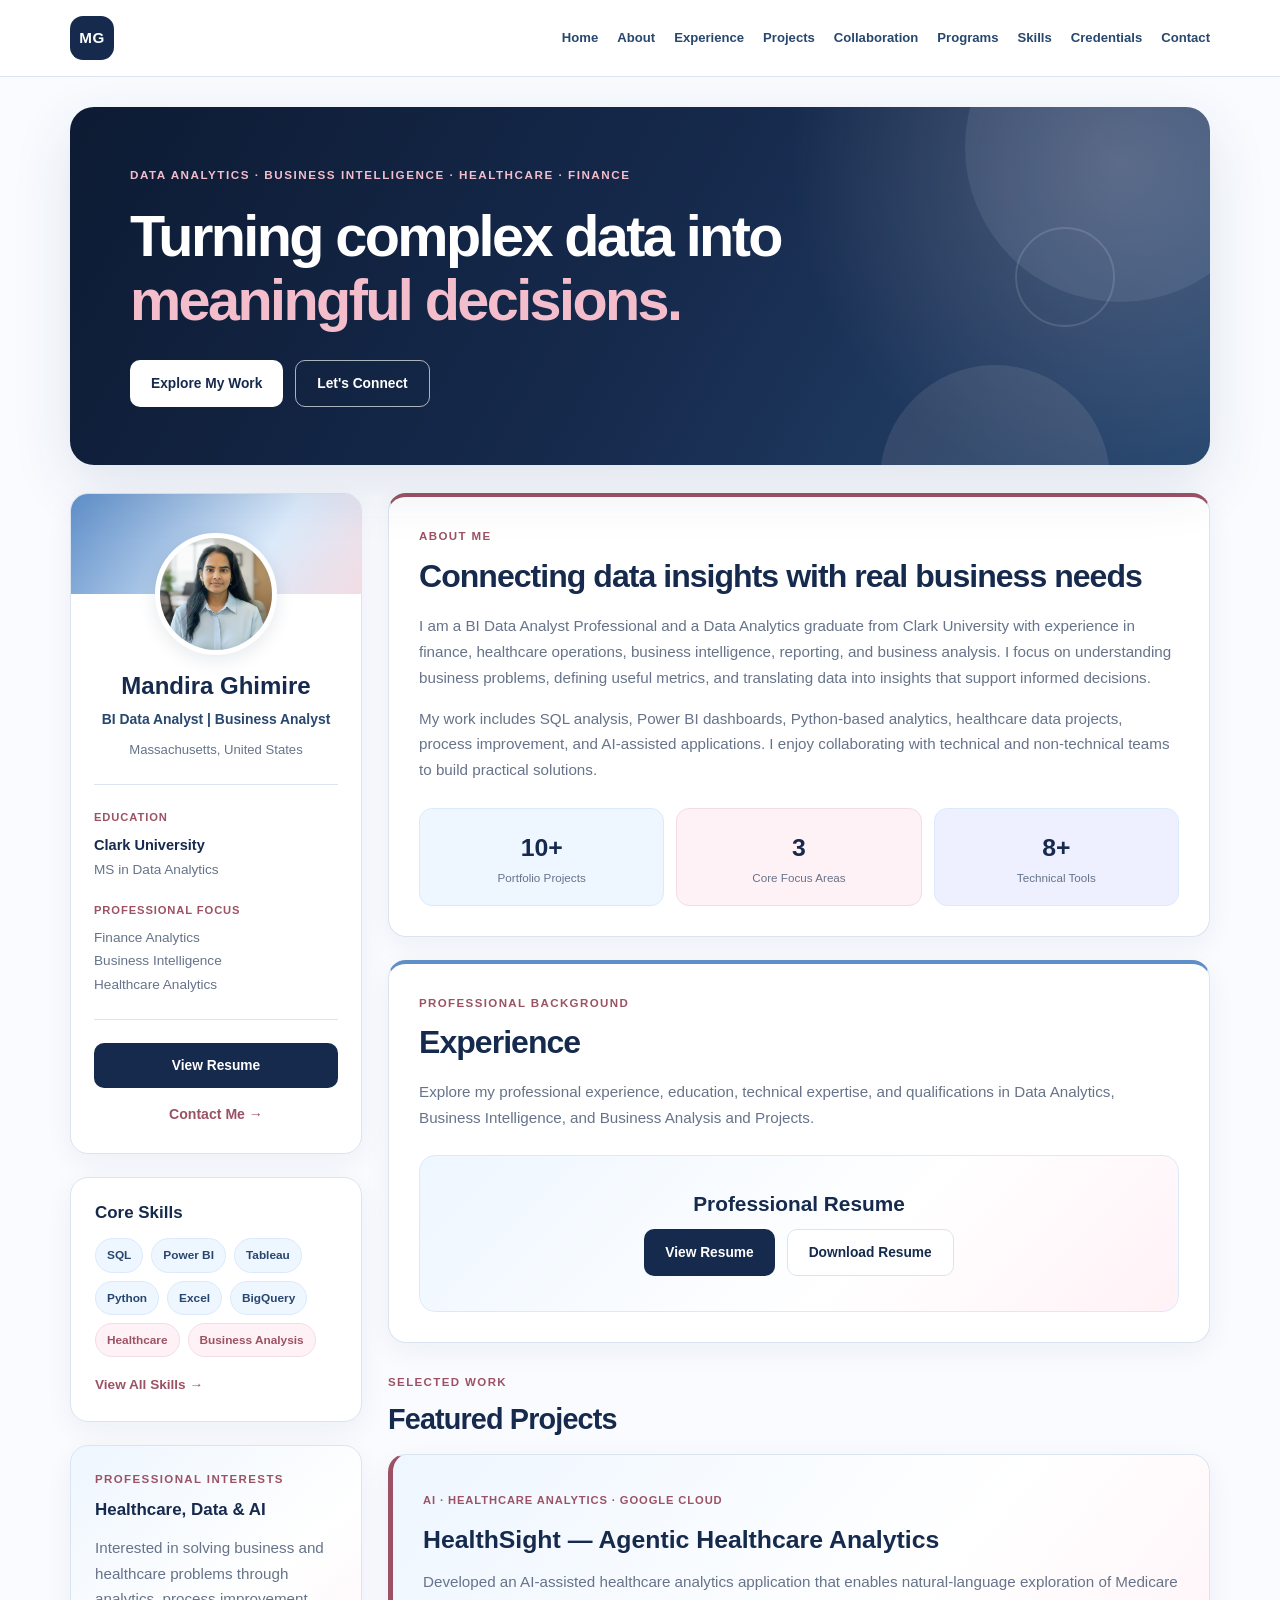
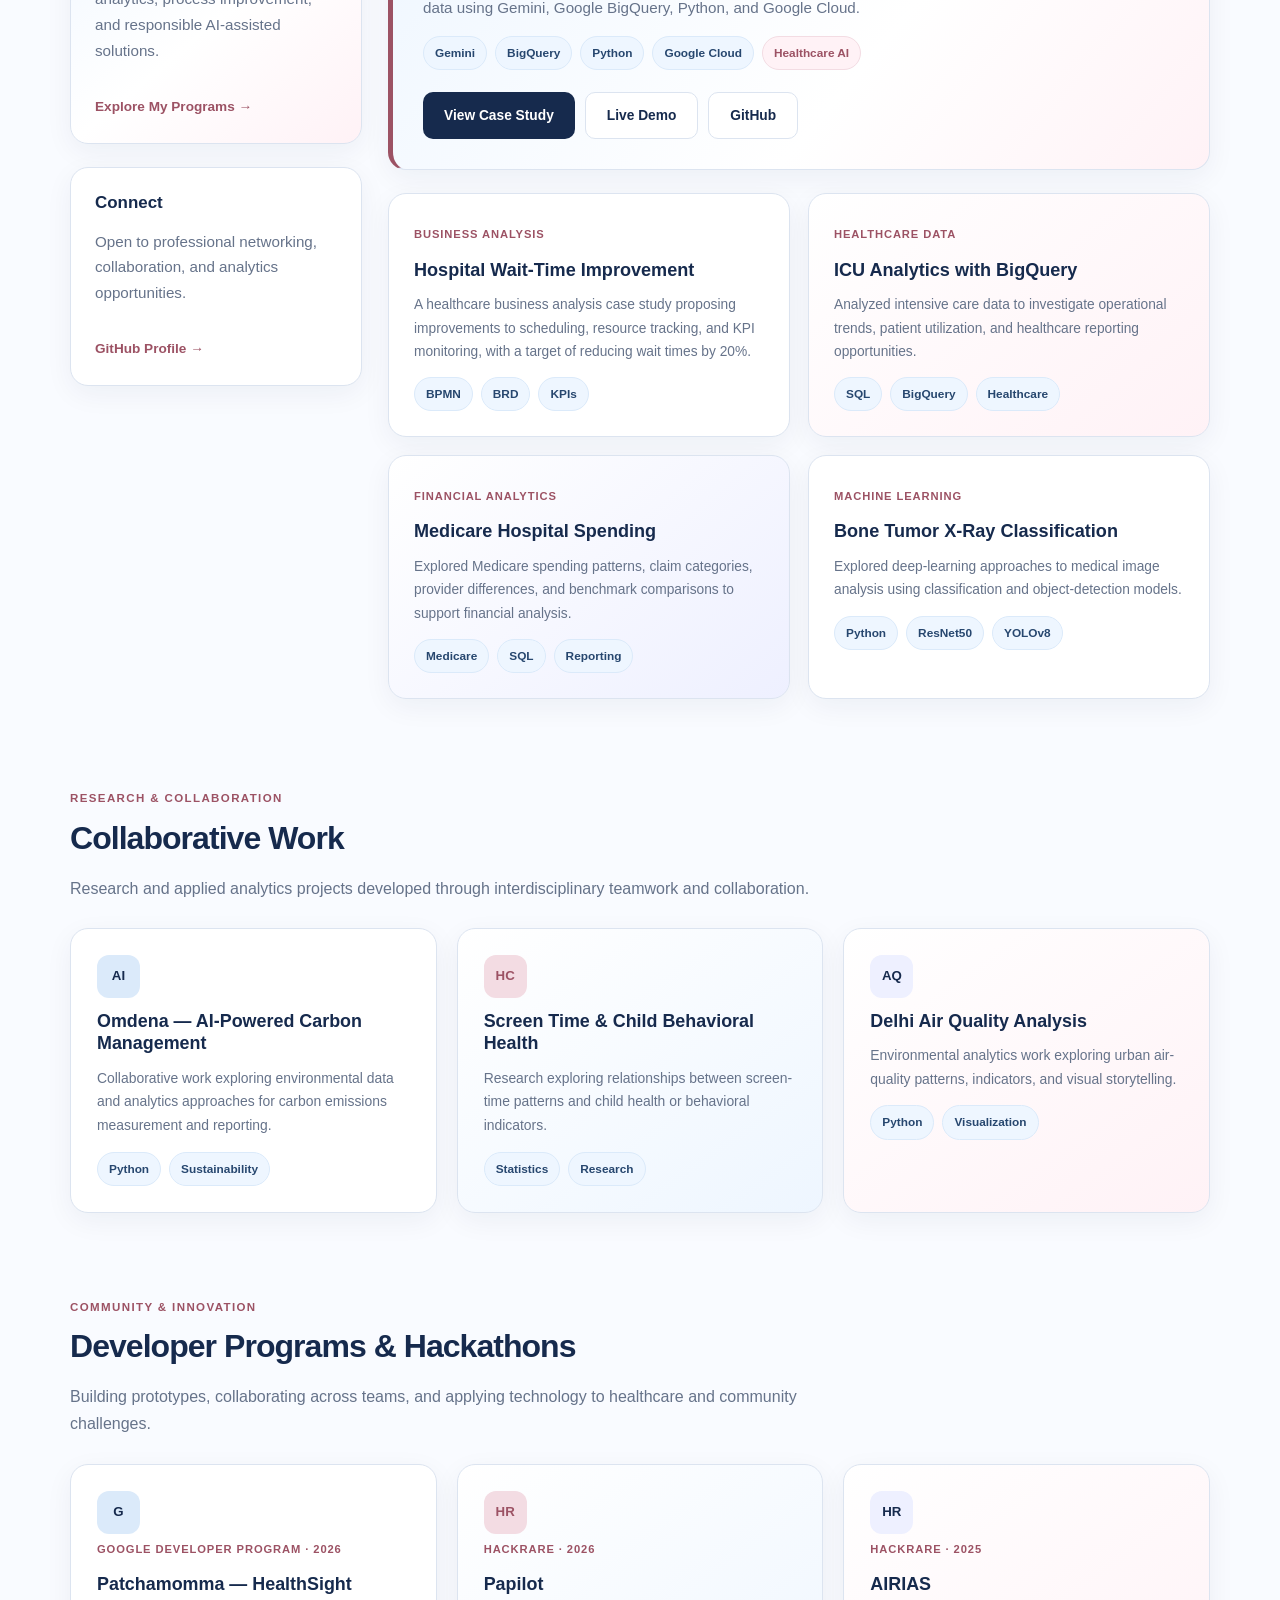
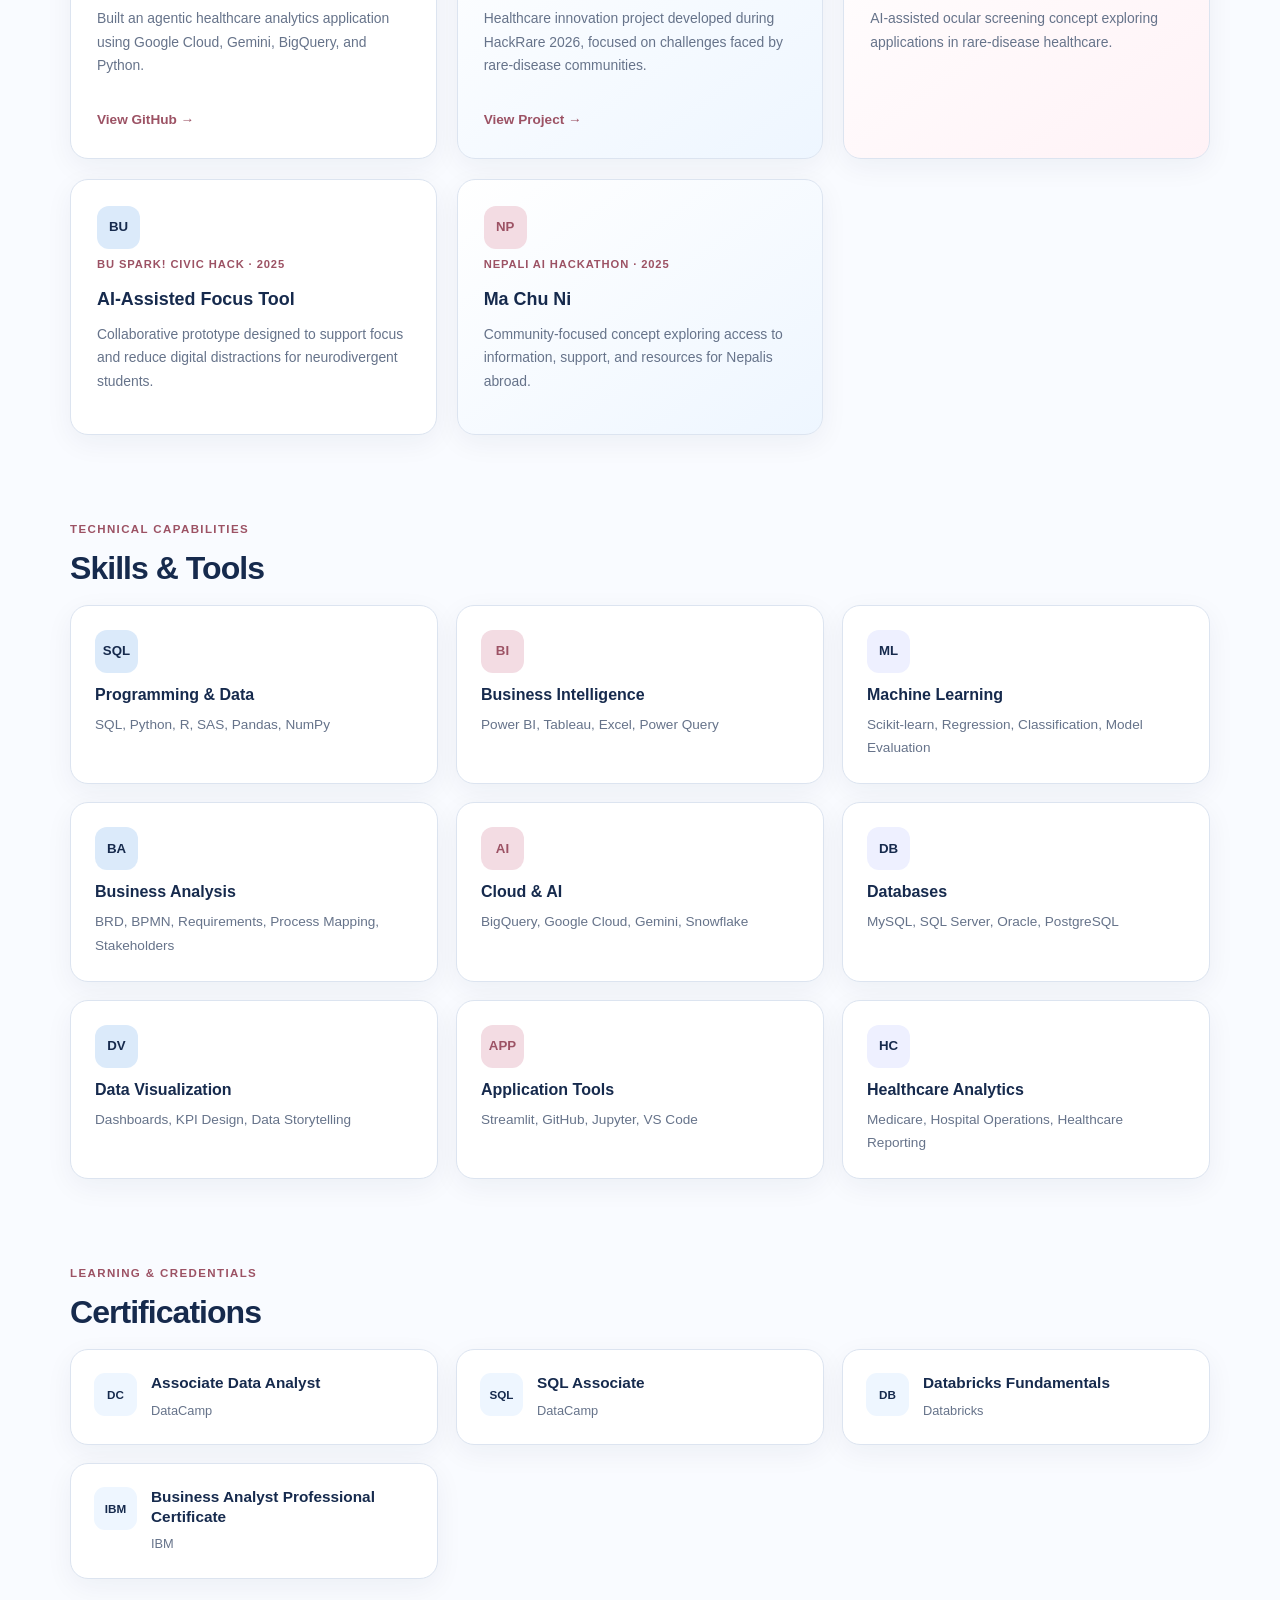
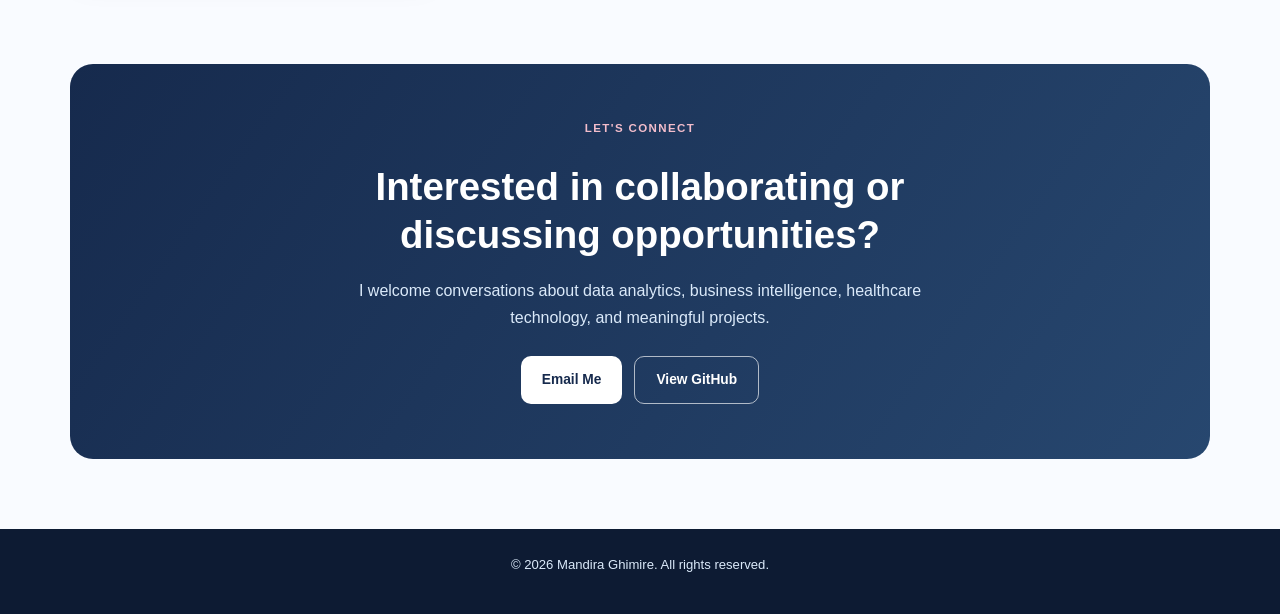
<file: index.html>
<!DOCTYPE html>
<html lang="en">
<head>
  <meta charset="UTF-8">
  <meta name="viewport" content="width=device-width, initial-scale=1.0">
  <meta name="description" content="Mandira Ghimire — Data Analytics, Business Intelligence, Healthcare Analytics, and Business Analysis Portfolio">
  <title>Mandira Ghimire | Data Analytics Portfolio</title>

  <style>
    /* ==========================================
       ORIGINAL PORTFOLIO COLOR PALETTE
    ========================================== */
    :root {
      --navy: #162a4d;
      --navy-dark: #0d1b33;
      --navy-soft: #27476f;
      --blue: #5f8fc9;
      --light-blue: #dbeafa;
      --pale-blue: #eef6ff;
      --lavender-blue: #eef0ff;
      --maroon: #9c5264;
      --soft-pink: #f3dce3;
      --pale-pink: #fff2f6;
      --background: #f9fbff;
      --surface: #ffffff;
      --text: #17233a;
      --muted: #66738a;
      --border: #dce4f0;
      --shadow: 0 20px 60px rgba(30, 54, 92, 0.12);
      --container-width: 1140px;
    }

    * {
      box-sizing: border-box;
    }

    html {
      scroll-behavior: smooth;
      scroll-padding-top: 90px;
    }

    body {
      margin: 0;
      font-family: -apple-system, BlinkMacSystemFont, "Segoe UI", Arial, sans-serif;
      background: var(--background);
      color: var(--text);
      line-height: 1.7;
    }

    a {
      text-decoration: none;
      color: inherit;
    }

    img {
      max-width: 100%;
      display: block;
    }

    h1, h2, h3, h4, p {
      margin-top: 0;
    }

    h1, h2, h3, h4 {
      line-height: 1.25;
    }

    .container {
      width: min(calc(100% - 40px), var(--container-width));
      margin: 0 auto;
    }

    /* NAVIGATION */

    .site-header {
      background: rgba(255,255,255,0.96);
      border-bottom: 1px solid var(--border);
      position: sticky;
      top: 0;
      z-index: 100;
      backdrop-filter: blur(14px);
    }

    .navigation {
      min-height: 76px;
      display: flex;
      align-items: center;
      justify-content: space-between;
      gap: 25px;
    }

    .logo {
      background: var(--navy);
      color: white;
      width: 44px;
      height: 44px;
      border-radius: 13px;
      display: grid;
      place-items: center;
      font-size: 0.95rem;
      font-weight: 800;
      letter-spacing: 0.04em;
      flex-shrink: 0;
    }

    .nav-links {
      display: flex;
      align-items: center;
      justify-content: flex-end;
      flex-wrap: wrap;
      gap: 19px;
    }

    .nav-links a {
      color: var(--navy-soft);
      font-size: 0.82rem;
      font-weight: 650;
      transition: color 0.2s;
    }

    .nav-links a:hover {
      color: var(--maroon);
    }

    /* BUTTONS */

    .button {
      display: inline-flex;
      justify-content: center;
      align-items: center;
      min-height: 44px;
      padding: 11px 21px;
      border-radius: 10px;
      font-size: 0.86rem;
      font-weight: 750;
      transition: transform 0.2s, box-shadow 0.2s;
    }

    .button:hover {
      transform: translateY(-2px);
      box-shadow: 0 8px 20px rgba(22,42,77,0.13);
    }

    .button-primary {
      background: var(--navy);
      color: white;
    }

    .button-secondary {
      border: 1px solid var(--border);
      background: white;
      color: var(--navy);
    }

    .button-light {
      background: white;
      color: var(--navy);
    }

    .button-outline-light {
      border: 1px solid rgba(255,255,255,0.65);
      color: white;
    }

    /* HERO BANNER */

    .portfolio-hero {
      padding: 30px 0 0;
    }

    .portfolio-banner {
      min-height: 350px;
      padding: 58px 60px;
      border-radius: 24px;
      background:
        radial-gradient(circle at 92% 16%, rgba(243,220,227,0.22), transparent 30%),
        linear-gradient(120deg, var(--navy-dark), var(--navy) 52%, var(--navy-soft));
      position: relative;
      overflow: hidden;
      display: flex;
      align-items: center;
      box-shadow: var(--shadow);
    }

    .banner-content {
      max-width: 730px;
      position: relative;
      z-index: 2;
    }

    .eyebrow {
      font-size: 0.73rem;
      font-weight: 800;
      letter-spacing: 0.13em;
      text-transform: uppercase;
    }

    .banner-eyebrow {
      color: #f3bdcb;
      margin-bottom: 19px;
    }

    .portfolio-banner h1 {
      font-size: clamp(2.3rem, 4.5vw, 4.1rem);
      color: white;
      letter-spacing: -0.045em;
      line-height: 1.12;
      margin-bottom: 22px;
    }

    .portfolio-banner h1 span {
      color: #f3bdcb;
    }

    .banner-description {
      color: var(--light-blue);
      max-width: 590px;
      font-size: 1rem;
      margin-bottom: 27px;
    }

    .banner-actions {
      display: flex;
      flex-wrap: wrap;
      gap: 12px;
    }

    .banner-circle {
      position: absolute;
      border-radius: 50%;
      pointer-events: none;
    }

    .circle-one {
      width: 310px;
      height: 310px;
      right: -65px;
      top: -115px;
      background: rgba(219,234,250,0.09);
    }

    .circle-two {
      width: 230px;
      height: 230px;
      right: 100px;
      bottom: -130px;
      background: rgba(243,220,227,0.1);
    }

    .circle-three {
      width: 100px;
      height: 100px;
      right: 95px;
      top: 120px;
      border: 2px solid rgba(255,255,255,0.13);
    }

    /* DASHBOARD LAYOUT */

    .dashboard {
      padding: 28px 0 60px;
    }

    .dashboard-layout {
      display: grid;
      grid-template-columns: 292px minmax(0, 1fr);
      gap: 26px;
      align-items: start;
    }

    .sidebar,
    .main-column {
      display: grid;
      gap: 23px;
      min-width: 0;
    }

    .card {
      background: var(--surface);
      border: 1px solid var(--border);
      border-radius: 18px;
      box-shadow: 0 8px 28px rgba(22,42,77,0.055);
      overflow: hidden;
    }

    .card-body {
      padding: 30px;
    }

    .section-label {
      color: var(--maroon);
      font-size: 0.72rem;
      font-weight: 800;
      text-transform: uppercase;
      letter-spacing: 0.12em;
      margin-bottom: 9px;
    }

    .section-title {
      font-size: clamp(1.45rem, 2.8vw, 2rem);
      color: var(--navy);
      letter-spacing: -0.03em;
      margin-bottom: 17px;
    }

    .body-text {
      color: var(--muted);
      font-size: 0.95rem;
    }

    .body-text + .body-text {
      margin-top: 12px;
    }

    /* PROFILE SIDEBAR */

    .profile-cover {
      height: 100px;
      background: linear-gradient(125deg, var(--blue), var(--light-blue) 65%, var(--soft-pink));
    }

    .profile-content {
      padding: 0 23px 26px;
      text-align: center;
    }

    .profile-avatar {
      width: 122px;
      height: 122px;
      border-radius: 50%;
      overflow: hidden;
      border: 5px solid white;
      margin: -61px auto 16px;
      background: var(--pale-blue);
      position: relative;
      box-shadow: 0 5px 18px rgba(22,42,77,0.1);
    }

    .profile-avatar img {
      width: 100%;
      height: 100%;
      object-fit: cover;
      object-position: center top;
    }

    .profile-content h2 {
      font-size: 1.5rem;
      color: var(--navy);
      margin-bottom: 8px;
    }

    .profile-headline {
      color: var(--navy-soft);
      font-size: 0.87rem;
      font-weight: 700;
      line-height: 1.5;
      margin-bottom: 9px;
    }

    .profile-location {
      color: var(--muted);
      font-size: 0.82rem;
    }

    .sidebar-divider {
      height: 1px;
      background: var(--border);
      margin: 23px 0;
    }

    .profile-detail {
      text-align: left;
      margin-bottom: 20px;
    }

    .profile-detail small {
      display: block;
      color: var(--maroon);
      font-size: 0.7rem;
      font-weight: 800;
      letter-spacing: 0.08em;
      margin-bottom: 6px;
    }

    .profile-detail strong {
      display: block;
      color: var(--navy);
      font-size: 0.91rem;
    }

    .profile-detail p {
      color: var(--muted);
      font-size: 0.85rem;
      margin-bottom: 0;
    }

    .profile-content .button {
      width: 100%;
    }

    .contact-text-link {
      display: inline-block;
      margin-top: 15px;
      color: var(--maroon);
      font-weight: 750;
      font-size: 0.88rem;
    }

    /* SIDEBAR WIDGETS */

    .widget {
      padding: 24px;
    }

    .widget h3 {
      font-size: 1.06rem;
      color: var(--navy);
      margin-bottom: 15px;
    }

    .tags {
      display: flex;
      flex-wrap: wrap;
      gap: 8px;
    }

    .tag {
      display: inline-block;
      background: var(--pale-blue);
      border: 1px solid var(--light-blue);
      color: var(--navy-soft);
      border-radius: 30px;
      padding: 6px 11px;
      font-size: 0.74rem;
      font-weight: 650;
    }

    .tag.pink {
      background: var(--pale-pink);
      border-color: var(--soft-pink);
      color: var(--maroon);
    }

    .text-link {
      color: var(--maroon);
      font-size: 0.85rem;
      font-weight: 750;
      display: inline-block;
      margin-top: 16px;
    }

    .text-link:hover {
      text-decoration: underline;
    }

    .highlight-widget {
      background: linear-gradient(140deg, var(--pale-blue), white 55%, var(--pale-pink));
    }

    /* ABOUT */

    .about-card {
      border-top: 4px solid var(--maroon);
    }

    .stats {
      display: grid;
      grid-template-columns: repeat(3, 1fr);
      gap: 12px;
      margin-top: 25px;
    }

    .stat {
      background: var(--pale-blue);
      border: 1px solid var(--light-blue);
      border-radius: 13px;
      padding: 18px 12px;
      text-align: center;
    }

    .stat:nth-child(2) {
      background: var(--pale-pink);
      border-color: var(--soft-pink);
    }

    .stat:nth-child(3) {
      background: var(--lavender-blue);
    }

    .stat strong {
      display: block;
      color: var(--navy);
      font-size: 1.55rem;
    }

    .stat span {
      display: block;
      color: var(--muted);
      font-size: 0.73rem;
      line-height: 1.5;
    }

   
/* RESUME SECTION */

.resume-section {
  border-top: 4px solid var(--blue);
}

.resume-card {
  background: linear-gradient(
    135deg,
    var(--pale-blue),
    #ffffff 60%,
    var(--pale-pink)
  );

  border: 1px solid var(--light-blue);
  border-radius: 16px;
  padding: 35px 25px;
  margin-top: 24px;
  text-align: center;
}

.resume-icon {
  width: 65px;
  height: 65px;
  margin: 0 auto 20px;
  border-radius: 16px;
  background: var(--navy);
  color: white;
  display: grid;
  place-items: center;
  font-size: 1.1rem;
  font-weight: 800;
  letter-spacing: 0.05em;
}

.resume-card h3 {
  color: var(--navy);
  font-size: 1.3rem;
  margin-bottom: 12px;
}

.resume-card p {
  color: var(--muted);
  font-size: 0.9rem;
  margin-bottom: 24px;
}

.resume-actions {
  display: flex;
  justify-content: center;
  gap: 12px;
  flex-wrap: wrap;
}

@media (max-width: 520px) {
  .resume-card {
    padding: 25px 16px;
  }

  .resume-actions {
    flex-direction: column;
  }

  .resume-actions .button {
    width: 100%;
  }
}



    /* SECTION HEADERS */

    .content-heading {
      display: flex;
      align-items: end;
      justify-content: space-between;
      gap: 15px;
      flex-wrap: wrap;
      margin: 7px 0 -7px;
    }

    .content-heading h2 {
      color: var(--navy);
      font-size: 1.8rem;
      letter-spacing: -0.03em;
      margin-bottom: 0;
    }

    /* PROJECTS */

    .spotlight {
      background: linear-gradient(130deg, var(--pale-blue), white 60%, var(--pale-pink));
      border-left: 5px solid var(--maroon);
    }

    .spotlight h3 {
      color: var(--navy);
      font-size: 1.55rem;
      margin: 13px 0;
    }

    .project-category {
      color: var(--maroon);
      font-size: 0.7rem;
      font-weight: 800;
      letter-spacing: 0.08em;
      text-transform: uppercase;
    }

    .project-actions {
      display: flex;
      gap: 10px;
      flex-wrap: wrap;
      margin-top: 22px;
    }

    .project-grid {
      display: grid;
      grid-template-columns: repeat(2, minmax(0, 1fr));
      gap: 18px;
    }

    .project-card {
      padding: 25px;
      transition: transform 0.2s, box-shadow 0.2s;
    }

    .project-card:hover,
    .mini-card:hover {
      transform: translateY(-4px);
      box-shadow: var(--shadow);
    }

    .project-card h3 {
      color: var(--navy);
      font-size: 1.13rem;
      margin: 12px 0;
    }

    .project-card p {
      color: var(--muted);
      font-size: 0.86rem;
    }

    .project-card:nth-child(2) {
      background: linear-gradient(140deg, white, var(--pale-pink));
    }

    .project-card:nth-child(3) {
      background: linear-gradient(140deg, white, var(--lavender-blue));
    }

    /* LOWER SECTIONS */

    .full-section {
      padding: 30px 0 55px;
    }

    .section-intro {
      color: var(--muted);
      max-width: 740px;
      margin-bottom: 26px;
    }

    .three-grid {
      display: grid;
      grid-template-columns: repeat(3, minmax(0, 1fr));
      gap: 20px;
    }

    .mini-card {
      padding: 26px;
      transition: transform 0.2s, box-shadow 0.2s;
    }

    .mini-card h3 {
      color: var(--navy);
      font-size: 1.12rem;
      margin: 12px 0;
    }

    .mini-card p {
      color: var(--muted);
      font-size: 0.87rem;
    }

    .mini-card:nth-child(3n+2) {
      background: linear-gradient(145deg, white, var(--pale-blue));
    }

    .mini-card:nth-child(3n+3) {
      background: linear-gradient(145deg, white, var(--pale-pink));
    }

    .card-icon {
      width: 43px;
      height: 43px;
      border-radius: 12px;
      display: grid;
      place-items: center;
      background: var(--light-blue);
      color: var(--navy);
      font-size: 0.83rem;
      font-weight: 800;
    }

    .card-icon.pink {
      background: var(--soft-pink);
      color: var(--maroon);
    }

    .card-icon.lavender {
      background: var(--lavender-blue);
    }

    /* SKILLS */

    .skills-grid {
      display: grid;
      grid-template-columns: repeat(3, minmax(0, 1fr));
      gap: 18px;
    }

    .skill-card {
      padding: 24px;
    }

    .skill-card h3 {
      color: var(--navy);
      font-size: 1rem;
      margin: 12px 0 8px;
    }

    .skill-card p {
      color: var(--muted);
      font-size: 0.85rem;
      margin: 0;
    }

    /* CERTIFICATIONS */

    .cert-grid {
      display: grid;
      grid-template-columns: repeat(3, minmax(0, 1fr));
      gap: 18px;
    }

    .cert-card {
      padding: 23px;
      display: flex;
      align-items: flex-start;
      gap: 14px;
    }

    .cert-card h3 {
      color: var(--navy);
      font-size: 0.96rem;
      margin-bottom: 7px;
    }

    .cert-card p {
      color: var(--muted);
      font-size: 0.8rem;
      margin: 0;
    }

    .cert-symbol {
      width: 43px;
      height: 43px;
      border-radius: 11px;
      background: var(--pale-blue);
      color: var(--navy);
      display: grid;
      place-items: center;
      flex-shrink: 0;
      font-size: 0.73rem;
      font-weight: 800;
    }

    /* CONTACT */

    .contact-section {
      padding: 30px 0 70px;
    }

    .contact-panel {
      padding: 55px;
      background: linear-gradient(125deg, var(--navy), var(--navy-soft));
      border-radius: 23px;
      color: white;
      text-align: center;
    }

    .contact-panel h2 {
      font-size: clamp(1.7rem, 3vw, 2.6rem);
      margin: 12px auto 18px;
      max-width: 680px;
    }

    .contact-panel p {
      color: var(--light-blue);
      max-width: 620px;
      margin: 0 auto 25px;
    }

    .contact-panel .section-label {
      color: #f3bdcb;
    }

    .contact-actions {
      display: flex;
      justify-content: center;
      gap: 12px;
      flex-wrap: wrap;
    }

    /* FOOTER */

    .site-footer {
      background: var(--navy-dark);
      color: var(--light-blue);
      padding: 25px 0;
      text-align: center;
      font-size: 0.82rem;
    }

    /* RESPONSIVE */

    @media (max-width: 1000px) {
      .dashboard-layout {
        grid-template-columns: 250px minmax(0, 1fr);
        gap: 18px;
      }

      .three-grid,
      .skills-grid,
      .cert-grid {
        grid-template-columns: repeat(2, minmax(0, 1fr));
      }

      .portfolio-banner {
        padding: 45px;
      }
    }

    @media (max-width: 760px) {
      .dashboard-layout {
        grid-template-columns: 1fr;
      }

      .sidebar {
        grid-template-columns: 1fr;
      }

      .portfolio-banner {
        min-height: auto;
        padding: 38px 25px;
      }

      .portfolio-banner h1 {
        font-size: 2.4rem;
      }

      .project-grid {
        grid-template-columns: 1fr;
      }

      .navigation {
        align-items: flex-start;
        padding: 14px 0;
      }

      .nav-links {
        gap: 11px;
      }
    }

    @media (max-width: 520px) {
      .container {
        width: min(calc(100% - 26px), var(--container-width));
      }

      .portfolio-banner {
        border-radius: 16px;
      }

      .portfolio-banner h1 {
        font-size: 2rem;
      }

      .card-body {
        padding: 23px;
      }

      .stats,
      .three-grid,
      .skills-grid,
      .cert-grid {
        grid-template-columns: 1fr;
      }

      .contact-panel {
        padding: 36px 22px;
      }

      .navigation {
        flex-direction: column;
        gap: 12px;
      }

      .nav-links {
        justify-content: flex-start;
      }

      .banner-actions .button,
      .project-actions .button {
        width: 100%;
      }
    }
  </style>
</head>

<body>

  <!-- NAVIGATION -->
  <header class="site-header">
    <div class="container navigation">
      <a href="#home" class="logo">MG</a>

      <nav class="nav-links" aria-label="Main navigation">
        <a href="#home">Home</a>
        <a href="#about">About</a>
        <a href="#experience">Experience</a>
        <a href="#projects">Projects</a>
        <a href="#collaboration">Collaboration</a>
        <a href="#programs">Programs</a>
        <a href="#skills">Skills</a>
        <a href="#certifications">Credentials</a>
        <a href="#contact">Contact</a>
      </nav>
    </div>
  </header>

  <main>

    <!-- HERO -->
    <section id="home" class="portfolio-hero">
      <div class="container">
        <div class="portfolio-banner">

          <div class="banner-content">
            <p class="eyebrow banner-eyebrow">
              DATA ANALYTICS · BUSINESS INTELLIGENCE · HEALTHCARE · FINANCE
            </p>

            <h1>
              Turning complex data into
              <span>meaningful decisions.</span>
            </h1>

            <p class="banner-description">
    
            </p>

            <div class="banner-actions">
              <a href="#projects" class="button button-light">
                Explore My Work
              </a>

              <a href="#contact" class="button button-outline-light">
                Let's Connect
              </a>
            </div>
          </div>

          <div class="banner-circle circle-one"></div>
          <div class="banner-circle circle-two"></div>
          <div class="banner-circle circle-three"></div>

        </div>
      </div>
    </section>

    <!-- PROFILE DASHBOARD -->
    <section class="dashboard">
      <div class="container dashboard-layout">

        <!-- LEFT SIDEBAR -->
        <aside class="sidebar">

          <div class="card">
            <div class="profile-cover"></div>

            <div class="profile-content">
              <div class="profile-avatar">
                <img
                  src="images/mandira-profile.jpg"
                  alt="Mandira Ghimire"
                >
              </div>

              <h2>Mandira Ghimire</h2>

              <p class="profile-headline">
                BI Data Analyst | Business Analyst 
              </p>

              <p class="profile-location">
                Massachusetts, United States
              </p>

              <div class="sidebar-divider"></div>

              <div class="profile-detail">
                <small>EDUCATION</small>
                <strong>Clark University</strong>
                <p>MS in Data Analytics</p>
              </div>

              <div class="profile-detail">
                <small>PROFESSIONAL FOCUS</small>
                <p>
                  
                  Finance Analytics<br>
                  Business Intelligence<br>
                  Healthcare Analytics<br>
                  
                </p>
              </div>

              <div class="sidebar-divider"></div>

              <a
                href="resume/Mandira-Resume.pdf"
                class="button button-primary"
                target="_blank"
                rel="noopener noreferrer"
              >
                View Resume
              </a>

              <a href="mailto:maghimire1@gmail.com" class="contact-text-link">
                Contact Me →
              </a>
            </div>
          </div>

          <div class="card widget">
            <h3>Core Skills</h3>

            <div class="tags">
              <span class="tag">SQL</span>
              <span class="tag">Power BI</span>
              <span class="tag">Tableau</span>
              <span class="tag">Python</span>
              <span class="tag">Excel</span>
              <span class="tag">BigQuery</span>
              <span class="tag pink">Healthcare</span>
              <span class="tag pink">Business Analysis</span>
            </div>

            <a href="#skills" class="text-link">View All Skills →</a>
          </div>

          <div class="card widget highlight-widget">
            <p class="section-label">Professional Interests</p>
            <h3>Healthcare, Data & AI</h3>

            <p class="body-text">
              Interested in solving business and healthcare problems
              through analytics, process improvement, and responsible
              AI-assisted solutions.
            </p>

            <a href="#programs" class="text-link">
              Explore My Programs →
            </a>
          </div>

          <div class="card widget">
            <h3>Connect</h3>
            <p class="body-text">
              Open to professional networking, collaboration,
              and analytics opportunities.
            </p>

            <a
              href="https://github.com/mandiragh"
              target="_blank"
              rel="noopener noreferrer"
              class="text-link"
            >
              GitHub Profile →
            </a>
          </div>

        </aside>

        <!-- MAIN COLUMN -->
        <div class="main-column">

          <!-- ABOUT -->
          <section id="about" class="card about-card">
            <div class="card-body">

              <p class="section-label">About Me</p>
              <h2 class="section-title">
                Connecting data insights with real business needs
              </h2>

              <p class="body-text">
                I am a BI Data Analyst Professional and a Data Analytics graduate from Clark University
                with experience in finance, healthcare operations, business
                intelligence, reporting, and business analysis.
                I focus on understanding business problems, defining
                useful metrics, and translating data into insights
                that support informed decisions.
              </p>

              <p class="body-text">
                My work includes SQL analysis, Power BI dashboards,
                Python-based analytics, healthcare data projects,
                process improvement, and AI-assisted applications.
                I enjoy collaborating with technical and non-technical
                teams to build practical solutions.
              </p>

              <div class="stats">
                <div class="stat">
                  <strong>10+</strong>
                  <span>Portfolio Projects</span>
                </div>

                <div class="stat">
                  <strong>3</strong>
                  <span>Core Focus Areas</span>
                </div>

                <div class="stat">
                  <strong>8+</strong>
                  <span>Technical Tools</span>
                </div>
              </div>

            </div>
          </section>

          
<!-- RESUME SECTION -->
<section id="experience" class="card resume-section">
  <div class="card-body">

    <p class="section-label">Professional Background</p>
    <h2 class="section-title">Experience</h2>

    <p class="body-text">
      Explore my professional experience, education,
      technical expertise, and qualifications in
      Data Analytics, Business Intelligence, and Business Analysis and Projects.
    </p>

    <div class="resume-card">

      <h3>Professional Resume</h3>

      <div class="resume-actions">

        <a
          href="resume/Mandira_Resume.pdf"
          target="_blank"
          rel="noopener noreferrer"
          class="button button-primary"
        >
          View Resume
        </a>

        <a
          href="resume/Mandira_Resume.pdf"
          download="Mandira_Resume.pdf"
          class="button button-secondary"
        >
          Download Resume
        </a>

      </div>

    </div>

  </div>
</section>



          <!-- FEATURED PROJECTS -->
          <div id="projects" class="content-heading">
            <div>
              <p class="section-label">Selected Work</p>
              <h2>Featured Projects</h2>
            </div>
          </div>

          <!-- HEALTHSIGHT -->
          <article class="card spotlight">
            <div class="card-body">

              <span class="project-category">
                AI · HEALTHCARE ANALYTICS · GOOGLE CLOUD
              </span>

              <h3>HealthSight — Agentic Healthcare Analytics</h3>

              <p class="body-text">
                Developed an AI-assisted healthcare analytics
                application that enables natural-language exploration
                of Medicare data using Gemini, Google BigQuery,
                Python, and Google Cloud.
              </p>

              <div class="tags">
                <span class="tag">Gemini</span>
                <span class="tag">BigQuery</span>
                <span class="tag">Python</span>
                <span class="tag">Google Cloud</span>
                <span class="tag pink">Healthcare AI</span>
              </div>

              <div class="project-actions">
                <a href="projects/healthsight.html" class="button button-primary">
                  View Case Study
                </a>

                <a
                  href="https://healthsight-285849155638.us-east1.run.app/"
                  class="button button-secondary"
                  target="_blank"
                  rel="noopener noreferrer"
                >
                  Live Demo
                </a>

                <a
                  href="https://github.com/mandiragh/Patchamomma_ma"
                  class="button button-secondary"
                  target="_blank"
                  rel="noopener noreferrer"
                >
                  GitHub
                </a>
              </div>

            </div>
          </article>

          <!-- OTHER PROJECTS -->
          <div class="project-grid">

            <article class="card project-card">
              <span class="project-category">Business Analysis</span>

              <h3>Hospital Wait-Time Improvement</h3>

              <p>
                A healthcare business analysis case study
                proposing improvements to scheduling,
                resource tracking, and KPI monitoring,
                with a target of reducing wait times by 20%.
              </p>

              <div class="tags">
                <span class="tag">BPMN</span>
                <span class="tag">BRD</span>
                <span class="tag">KPIs</span>
              </div>
            </article>

            <article class="card project-card">
              <span class="project-category">Healthcare Data</span>

              <h3>ICU Analytics with BigQuery</h3>

              <p>
                Analyzed intensive care data to investigate
                operational trends, patient utilization,
                and healthcare reporting opportunities.
              </p>

              <div class="tags">
                <span class="tag">SQL</span>
                <span class="tag">BigQuery</span>
                <span class="tag">Healthcare</span>
              </div>
            </article>

            <article class="card project-card">
              <span class="project-category">Financial Analytics</span>

              <h3>Medicare Hospital Spending</h3>

              <p>
                Explored Medicare spending patterns,
                claim categories, provider differences,
                and benchmark comparisons to support
                financial analysis.
              </p>

              <div class="tags">
                <span class="tag">Medicare</span>
                <span class="tag">SQL</span>
                <span class="tag">Reporting</span>
              </div>
            </article>

            <article class="card project-card">
              <span class="project-category">Machine Learning</span>

              <h3>Bone Tumor X-Ray Classification</h3>

              <p>
                Explored deep-learning approaches
                to medical image analysis using
                classification and object-detection models.
              </p>

              <div class="tags">
                <span class="tag">Python</span>
                <span class="tag">ResNet50</span>
                <span class="tag">YOLOv8</span>
              </div>
            </article>

          </div>

        </div>
      </div>
    </section>

    <!-- COLLABORATION -->
    <section id="collaboration" class="full-section">
      <div class="container">

        <p class="section-label">Research & Collaboration</p>
        <h2 class="section-title">Collaborative Work</h2>

        <p class="section-intro">
          Research and applied analytics projects developed
          through interdisciplinary teamwork and collaboration.
        </p>

        <div class="three-grid">

          <article class="card mini-card">
            <div class="card-icon">AI</div>

            <h3>Omdena — AI-Powered Carbon Management</h3>

            <p>
              Collaborative work exploring environmental
              data and analytics approaches for carbon
              emissions measurement and reporting.
            </p>

            <div class="tags">
              <span class="tag">Python</span>
              <span class="tag">Sustainability</span>
            </div>
          </article>

          <article class="card mini-card">
            <div class="card-icon pink">HC</div>

            <h3>Screen Time & Child Behavioral Health</h3>

            <p>
              Research exploring relationships between
              screen-time patterns and child health
              or behavioral indicators.
            </p>

            <div class="tags">
              <span class="tag">Statistics</span>
              <span class="tag">Research</span>
            </div>
          </article>

          <article class="card mini-card">
            <div class="card-icon lavender">AQ</div>

            <h3>Delhi Air Quality Analysis</h3>

            <p>
              Environmental analytics work exploring
              urban air-quality patterns, indicators,
              and visual storytelling.
            </p>

            <div class="tags">
              <span class="tag">Python</span>
              <span class="tag">Visualization</span>
            </div>
          </article>

        </div>
      </div>
    </section>

    <!-- DEVELOPER PROGRAMS -->
    <section id="programs" class="full-section">
      <div class="container">

        <p class="section-label">Community & Innovation</p>
        <h2 class="section-title">Developer Programs & Hackathons</h2>

        <p class="section-intro">
          Building prototypes, collaborating across teams,
          and applying technology to healthcare and
          community challenges.
        </p>

        <div class="three-grid">

          <article class="card mini-card">
            <div class="card-icon">G</div>

            <span class="project-category">Google Developer Program · 2026</span>

            <h3>Patchamomma — HealthSight</h3>

            <p>
              Built an agentic healthcare analytics
              application using Google Cloud, Gemini,
              BigQuery, and Python.
            </p>

            <a
              href="https://github.com/mandiragh/Patchamomma_ma"
              target="_blank"
              rel="noopener noreferrer"
              class="text-link"
            >
              View GitHub →
            </a>
          </article>

          <article class="card mini-card">
            <div class="card-icon pink">HR</div>

            <span class="project-category">HackRare · 2026</span>

            <h3>Papilot</h3>

            <p>
              Healthcare innovation project developed
              during HackRare 2026, focused on challenges
              faced by rare-disease communities.
            </p>

            <a
              href="https://devpost.com/software/papilot"
              target="_blank"
              rel="noopener noreferrer"
              class="text-link"
            >
              View Project →
            </a>
          </article>

          <article class="card mini-card">
            <div class="card-icon lavender">HR</div>

            <span class="project-category">HackRare · 2025</span>

            <h3>AIRIAS</h3>

            <p>
              AI-assisted ocular screening concept
              exploring applications in rare-disease
              healthcare.
            </p>
          </article>

          <article class="card mini-card">
            <div class="card-icon">BU</div>

            <span class="project-category">BU Spark! Civic Hack · 2025</span>

            <h3>AI-Assisted Focus Tool</h3>

            <p>
              Collaborative prototype designed
              to support focus and reduce digital
              distractions for neurodivergent students.
            </p>
          </article>

          <article class="card mini-card">
            <div class="card-icon pink">NP</div>

            <span class="project-category">Nepali AI Hackathon · 2025</span>

            <h3>Ma Chu Ni</h3>

            <p>
              Community-focused concept exploring
              access to information, support,
              and resources for Nepalis abroad.
            </p>
          </article>

        </div>
      </div>
    </section>

    <!-- SKILLS -->
    <section id="skills" class="full-section">
      <div class="container">

        <p class="section-label">Technical Capabilities</p>
        <h2 class="section-title">Skills & Tools</h2>

        <div class="skills-grid">

          <article class="card skill-card">
            <div class="card-icon">SQL</div>
            <h3>Programming & Data</h3>
            <p>SQL, Python, R, SAS, Pandas, NumPy</p>
          </article>

          <article class="card skill-card">
            <div class="card-icon pink">BI</div>
            <h3>Business Intelligence</h3>
            <p>Power BI, Tableau, Excel, Power Query</p>
          </article>

          <article class="card skill-card">
            <div class="card-icon lavender">ML</div>
            <h3>Machine Learning</h3>
            <p>Scikit-learn, Regression, Classification, Model Evaluation</p>
          </article>

          <article class="card skill-card">
            <div class="card-icon">BA</div>
            <h3>Business Analysis</h3>
            <p>BRD, BPMN, Requirements, Process Mapping, Stakeholders</p>
          </article>

          <article class="card skill-card">
            <div class="card-icon pink">AI</div>
            <h3>Cloud & AI</h3>
            <p>BigQuery, Google Cloud, Gemini, Snowflake</p>
          </article>

          <article class="card skill-card">
            <div class="card-icon lavender">DB</div>
            <h3>Databases</h3>
            <p>MySQL, SQL Server, Oracle, PostgreSQL</p>
          </article>

          <article class="card skill-card">
            <div class="card-icon">DV</div>
            <h3>Data Visualization</h3>
            <p>Dashboards, KPI Design, Data Storytelling</p>
          </article>

          <article class="card skill-card">
            <div class="card-icon pink">APP</div>
            <h3>Application Tools</h3>
            <p>Streamlit, GitHub, Jupyter, VS Code</p>
          </article>

          <article class="card skill-card">
            <div class="card-icon lavender">HC</div>
            <h3>Healthcare Analytics</h3>
            <p>Medicare, Hospital Operations, Healthcare Reporting</p>
          </article>

        </div>
      </div>
    </section>

    <!-- CERTIFICATIONS -->
    <section id="certifications" class="full-section">
      <div class="container">

        <p class="section-label">Learning & Credentials</p>
        <h2 class="section-title">Certifications</h2>

        <div class="cert-grid">

          <article class="card cert-card">
            <div class="cert-symbol">DC</div>
            <div>
              <h3>Associate Data Analyst</h3>
              <p>DataCamp</p>
            </div>
          </article>

          <article class="card cert-card">
            <div class="cert-symbol">SQL</div>
            <div>
              <h3>SQL Associate</h3>
              <p>DataCamp</p>
            </div>
          </article>

          <article class="card cert-card">
            <div class="cert-symbol">DB</div>
            <div>
              <h3>Databricks Fundamentals</h3>
              <p>Databricks</p>
            </div>
          </article>

          <article class="card cert-card">
            <div class="cert-symbol">IBM</div>
            <div>
              <h3>Business Analyst Professional Certificate</h3>
              <p>IBM</p>
            </div>
          </article>

        </div>
      </div>
    </section>

    <!-- CONTACT -->
    <section id="contact" class="contact-section">
      <div class="container">

        <div class="contact-panel">
          <p class="section-label">Let's Connect</p>

          <h2>
            Interested in collaborating or discussing opportunities?
          </h2>

          <p>
            I welcome conversations about data analytics,
            business intelligence, healthcare technology,
            and meaningful projects.
          </p>

          <div class="contact-actions">
            <a
              href="mailto:maghimire1@gmail.com"
              class="button button-light"
            >
              Email Me
            </a>

            <a
              href="https://github.com/mandiragh"
              class="button button-outline-light"
              target="_blank"
              rel="noopener noreferrer"
            >
              View GitHub
            </a>
          </div>
        </div>

      </div>
    </section>

  </main>

  <!-- FOOTER -->
  <footer class="site-footer">
    <div class="container">
      <p>
        © <span id="current-year"></span> Mandira Ghimire.
        All rights reserved.
      </p>
    </div>
  </footer>

  <script>
    document.getElementById("current-year").textContent =
      new Date().getFullYear();
  </script>

</body>
</html>
</file>
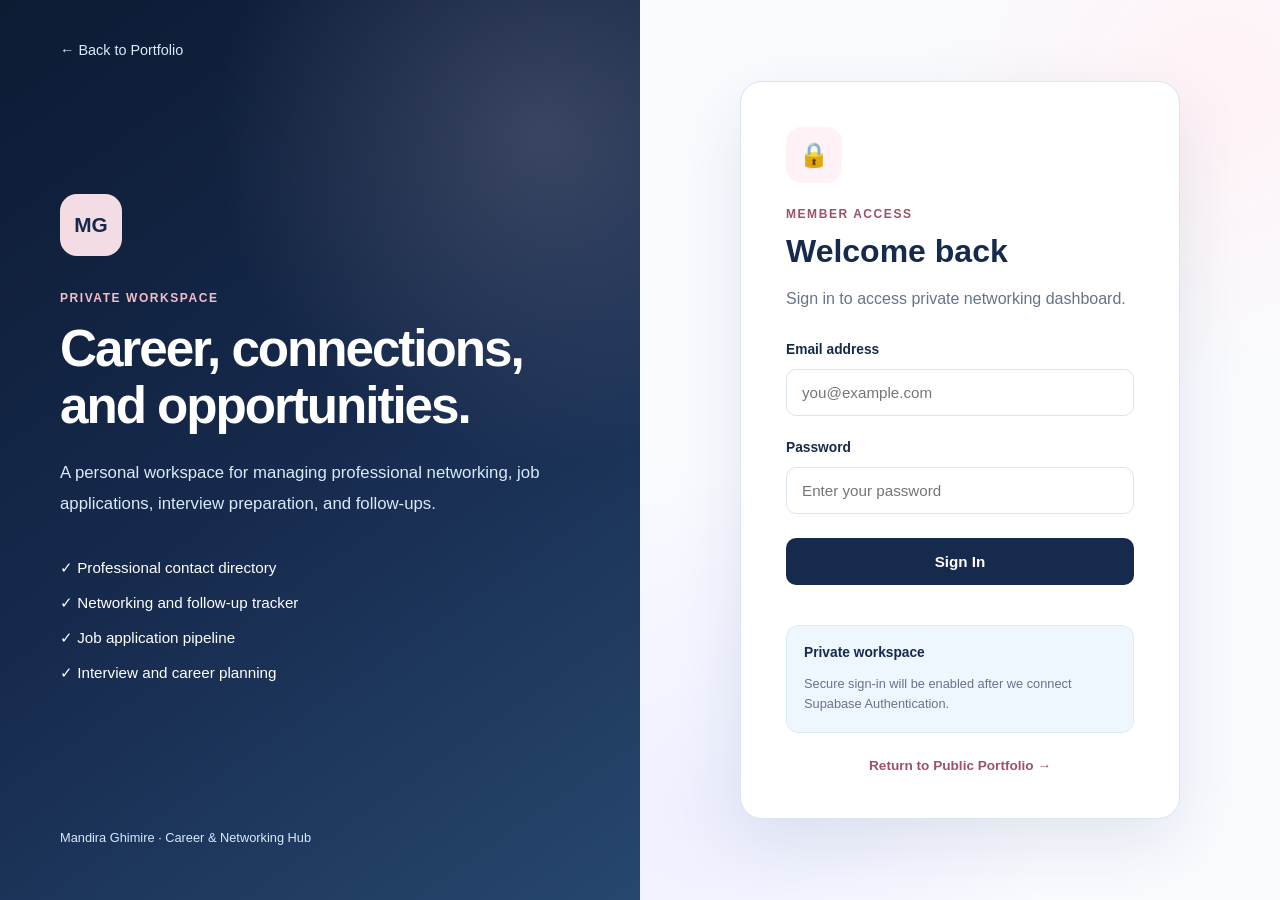
<file: admin/index.html>
<!DOCTYPE html>
<html lang="en">
<head>
  <meta charset="UTF-8">
  <meta name="viewport" content="width=device-width, initial-scale=1.0">
  <title>Private Dashboard | Mandira Ghimire</title>
  <link rel="stylesheet" href="admin.css">
  <script type="module" src="admin.js"></script>
</head>

<body>
  <div class="login-layout">

    <section class="login-intro">
      <a href="../index.html" class="back-link">← Back to Portfolio</a>

      <div class="intro-content">
        <div class="brand-mark">MG</div>

        <p class="eyebrow">PRIVATE WORKSPACE</p>

        <h1>Career, connections, and opportunities.</h1>

        <p class="intro-description">
          A personal workspace for managing professional networking,
          job applications, interview preparation, and follow-ups.
        </p>

        <div class="feature-list">
          <div>✓ Professional contact directory</div>
          <div>✓ Networking and follow-up tracker</div>
          <div>✓ Job application pipeline</div>
          <div>✓ Interview and career planning</div>
        </div>
      </div>

      <p class="intro-footer">Mandira Ghimire · Career & Networking Hub</p>
    </section>

    <main class="login-panel">
      <div class="login-card">

        <span class="lock-icon" aria-hidden="true">🔒</span>

        <p class="eyebrow">MEMBER ACCESS</p>

        <h2>Welcome back</h2>

        <p class="login-subtitle">
          Sign in to access private networking dashboard.
        </p>

        <form id="login-form">
          <label for="email">Email address</label>
          <input
            type="email"
            id="email"
            name="email"
            placeholder="you@example.com"
            autocomplete="username"
            required
          >

          <label for="password">Password</label>
          <input
            type="password"
            id="password"
            name="password"
            placeholder="Enter your password"
            autocomplete="current-password"
            required
          >

          <button type="submit" id="login-button">
            Sign In
          </button>

          <p id="login-message" class="login-message" role="status"></p>
        </form>

        <div class="security-note">
          <strong>Private workspace</strong>
          <p>
            Secure sign-in will be enabled after we connect
            Supabase Authentication.
          </p>
        </div>

        <a href="../index.html" class="portfolio-link">
          Return to Public Portfolio →
        </a>

      </div>
    </main>

  </div>
</body>
</html>
</file>
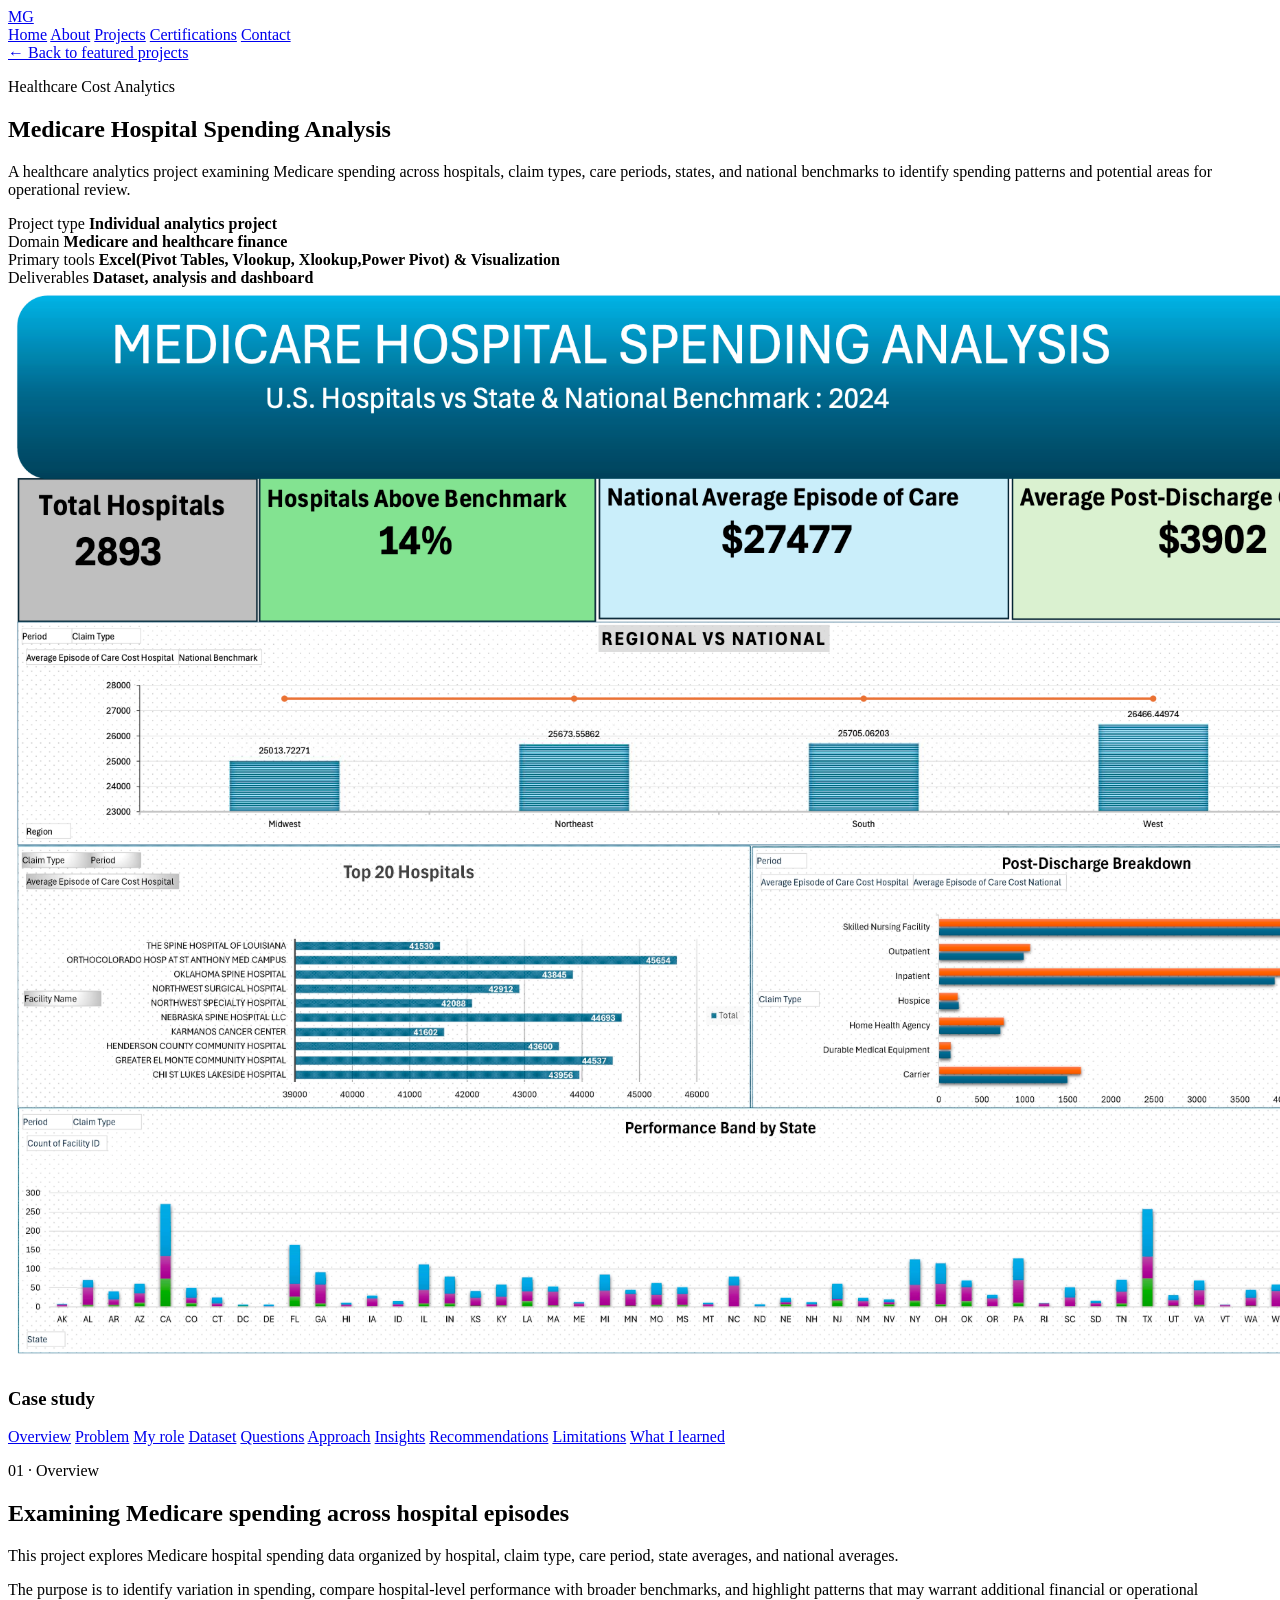
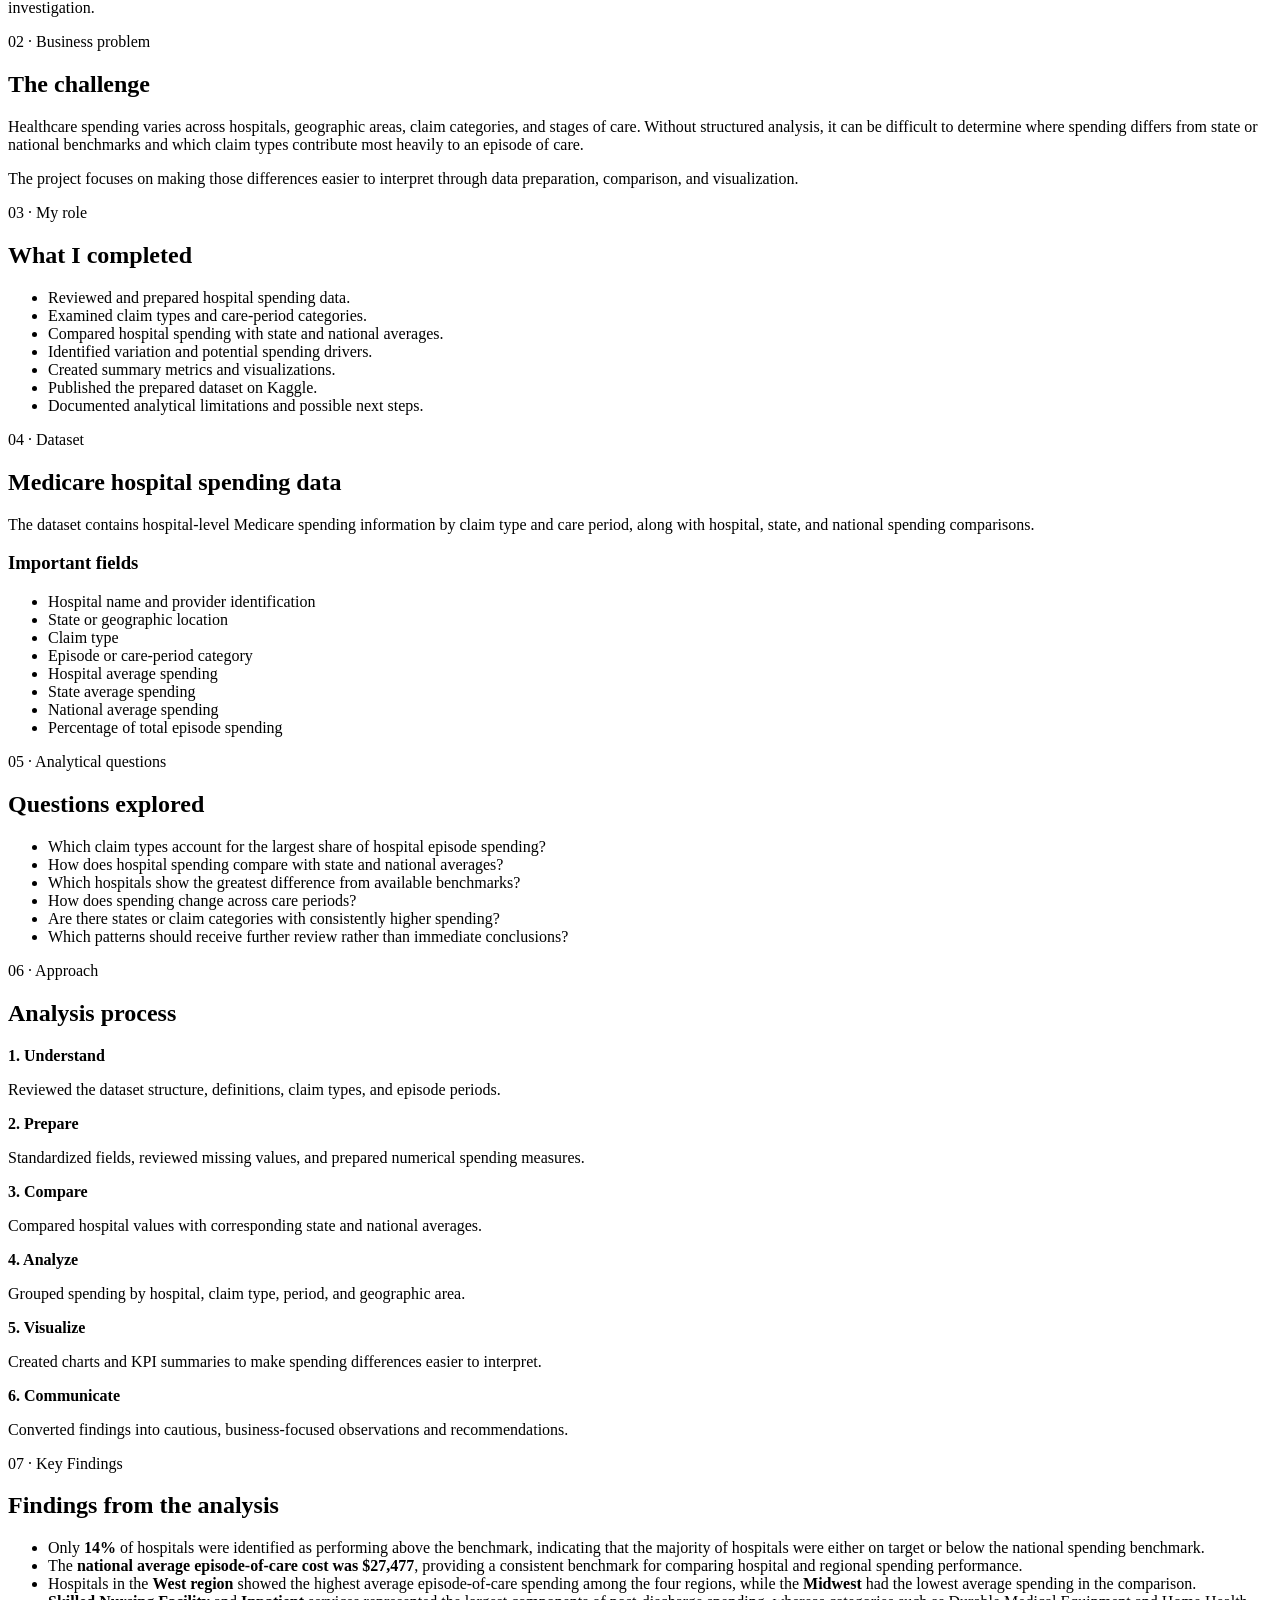
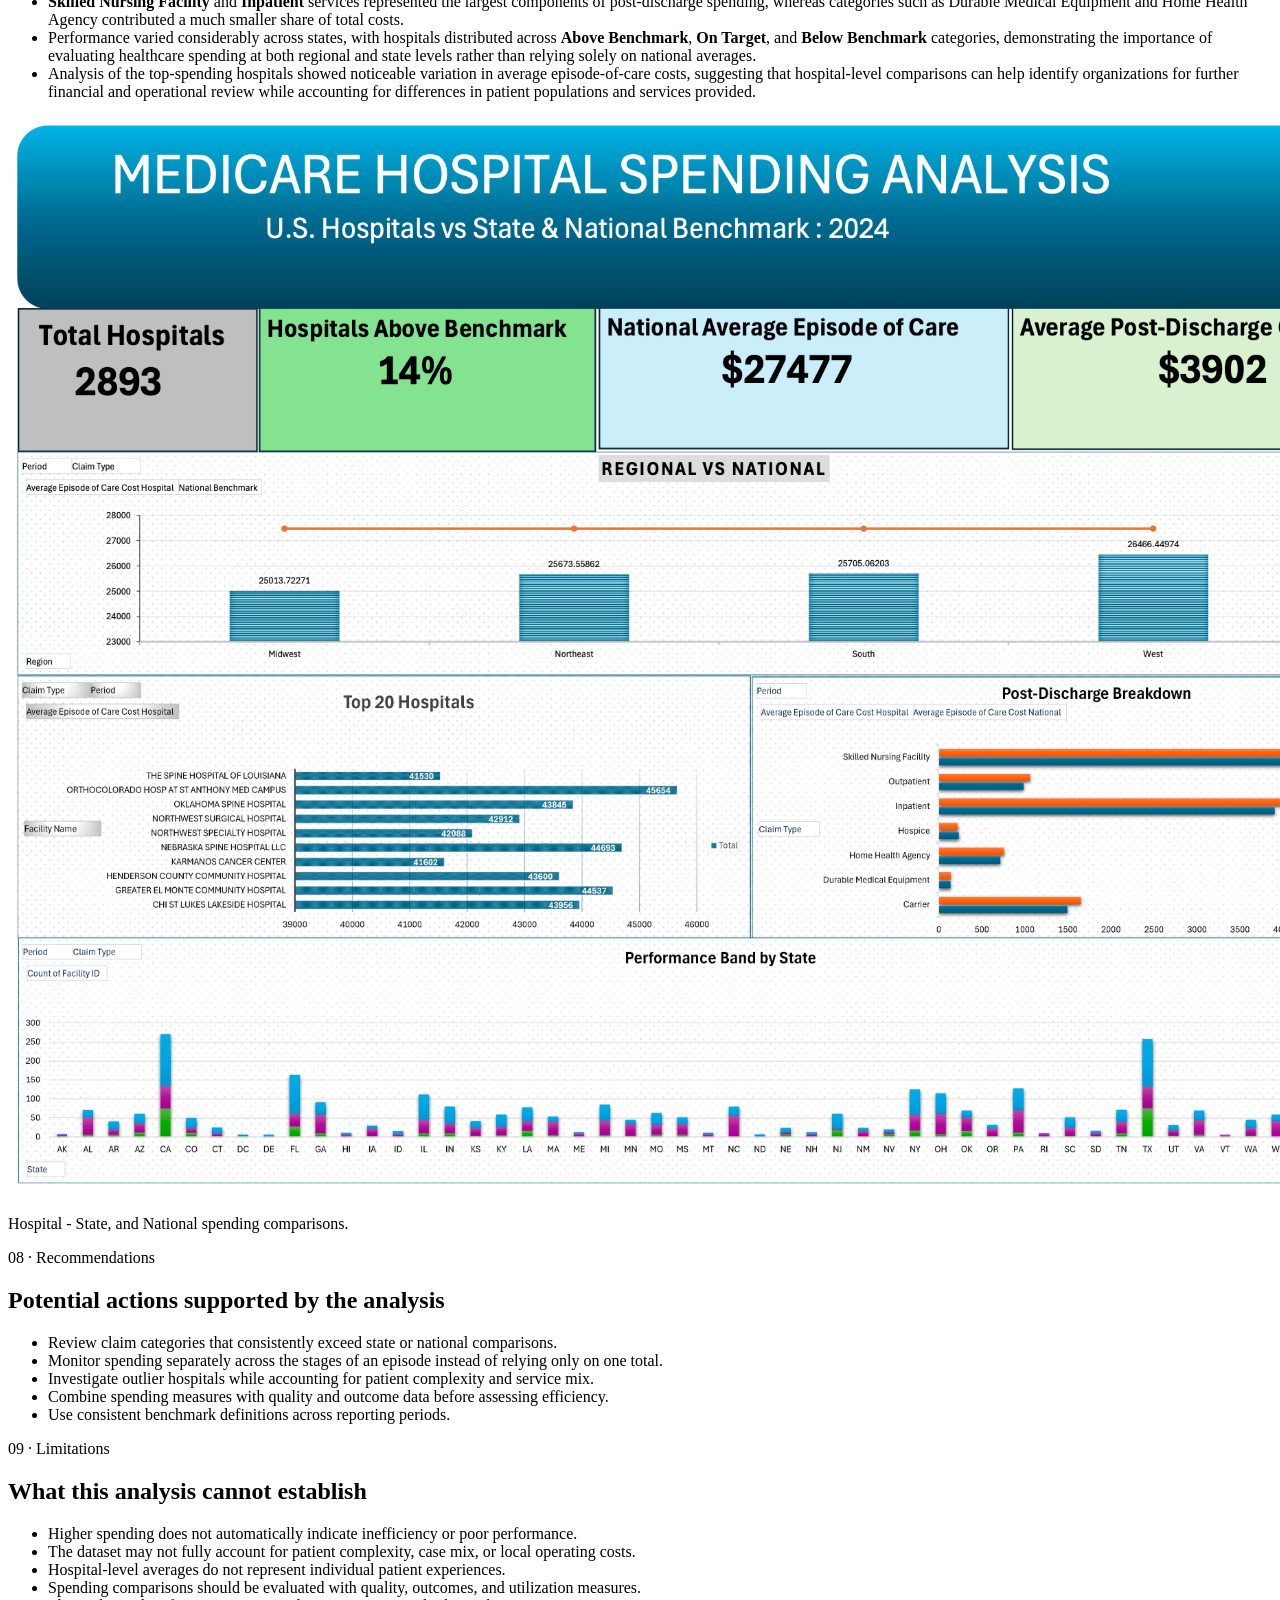
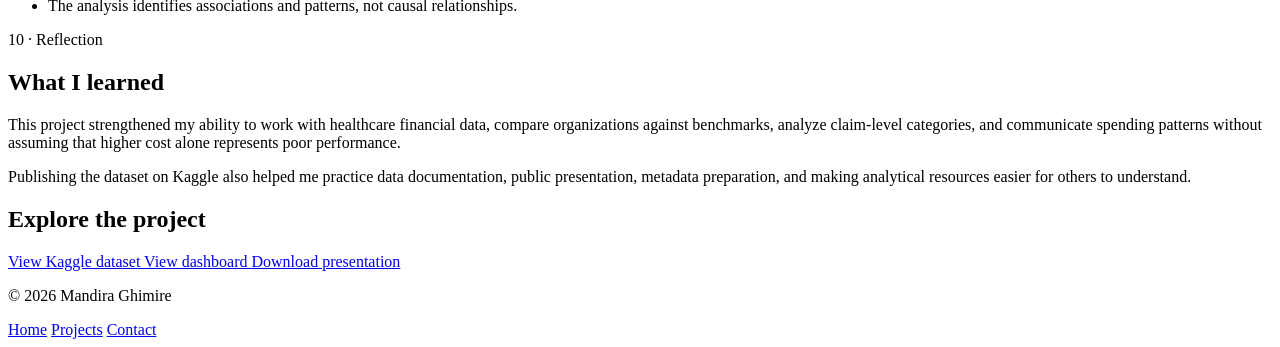
<file: projects/hospital-spending.html>
<!DOCTYPE html>
<html lang="en">
<head>
    <meta charset="UTF-8">

    <meta
        name="viewport"
        content="width=device-width, initial-scale=1.0"
    >

    <meta
        name="description"
        content="Medicare hospital spending analysis case study by Mandira Ghimire."
    >

    <title>Medicare Hospital Spending Analysis | Mandira Ghimire</title>

    <link rel="stylesheet" href="../style.css">
</head>

<body class="project-page">

    <header class="site-header">
        <div class="container navigation">

            <a
                href="../index.html"
                class="logo"
                aria-label="Return to Mandira Ghimire homepage"
            >
                MG
            </a>

            <nav class="nav-links" aria-label="Main navigation">
                <a href="../index.html">Home</a>
                <a href="../index.html#about">About</a>
                <a href="../index.html#projects">Projects</a>
                <a href="../index.html#certifications">Certifications</a>
                <a href="../index.html#contact">Contact</a>
            </nav>

        </div>
    </header>

    <main>

        <section class="project-page-header">
            <div class="container">

                <a
                    href="../index.html#projects"
                    class="project-breadcrumb"
                >
                    ← Back to featured projects
                </a>

                <p class="section-label">
                    Healthcare Cost Analytics
                </p>

                <h1>Medicare Hospital Spending Analysis</h1>

                <p class="project-summary">
                    A healthcare analytics project examining Medicare
                    spending across hospitals, claim types, care periods,
                    states, and national benchmarks to identify spending
                    patterns and potential areas for operational review.
                </p>

                <div class="project-meta-grid">

                    <div class="project-meta-card">
                        <span>Project type</span>
                        <strong>Individual analytics project</strong>
                    </div>

                    <div class="project-meta-card">
                        <span>Domain</span>
                        <strong>Medicare and healthcare finance</strong>
                    </div>

                    <div class="project-meta-card">
                        <span>Primary tools</span>
                        <strong>Excel(Pivot Tables, Vlookup, Xlookup,Power Pivot) & Visualization</strong>
                    </div>

                    <div class="project-meta-card">
                        <span>Deliverables</span>
                        <strong>Dataset, analysis and dashboard</strong>
                    </div>

                </div>

                <div class="project-hero-image">
                    <img
                        src="../images/medicare-spending-dashboard.png"
                        alt="Medicare hospital spending analysis dashboard"
                    >
                </div>

            </div>
        </section>

        <section class="project-content">
            <div class="container case-study-layout">

                <aside class="case-study-sidebar">
                    <h3>Case study</h3>

                    <nav aria-label="Case study navigation">
                        <a href="#overview">Overview</a>
                        <a href="#problem">Problem</a>
                        <a href="#role">My role</a>
                        <a href="#data">Dataset</a>
                        <a href="#questions">Questions</a>
                        <a href="#approach">Approach</a>
                        <a href="#insights">Insights</a>
                        <a href="#recommendations">Recommendations</a>
                        <a href="#limitations">Limitations</a>
                        <a href="#learning">What I learned</a>
                    </nav>
                </aside>

                <div class="case-study-main">

                    <section
                        id="overview"
                        class="case-study-section"
                    >
                        <p class="section-label">01 · Overview</p>

                        <h2>
                            Examining Medicare spending across hospital episodes
                        </h2>

                        <p>
                            This project explores Medicare hospital spending
                            data organized by hospital, claim type, care period,
                            state averages, and national averages.
                        </p>

                        <p>
                            The purpose is to identify variation in spending,
                            compare hospital-level performance with broader
                            benchmarks, and highlight patterns that may warrant
                            additional financial or operational investigation.
                        </p>
                    </section>

                    <section
                        id="problem"
                        class="case-study-section"
                    >
                        <p class="section-label">
                            02 · Business problem
                        </p>

                        <h2>The challenge</h2>

                        <p>
                            Healthcare spending varies across hospitals,
                            geographic areas, claim categories, and stages of
                            care. Without structured analysis, it can be
                            difficult to determine where spending differs from
                            state or national benchmarks and which claim types
                            contribute most heavily to an episode of care.
                        </p>

                        <p>
                            The project focuses on making those differences
                            easier to interpret through data preparation,
                            comparison, and visualization.
                        </p>
                    </section>

                    <section
                        id="role"
                        class="case-study-section"
                    >
                        <p class="section-label">03 · My role</p>

                        <h2>What I completed</h2>

                        <ul class="case-study-list">
                            <li>
                                Reviewed and prepared hospital spending data.
                            </li>

                            <li>
                                Examined claim types and care-period categories.
                            </li>

                            <li>
                                Compared hospital spending with state and
                                national averages.
                            </li>

                            <li>
                                Identified variation and potential spending
                                drivers.
                            </li>

                            <li>
                                Created summary metrics and visualizations.
                            </li>

                            <li>
                                Published the prepared dataset on Kaggle.
                            </li>

                            <li>
                                Documented analytical limitations and possible
                                next steps.
                            </li>
                        </ul>
                    </section>

                    <section
                        id="data"
                        class="case-study-section"
                    >
                        <p class="section-label">04 · Dataset</p>

                        <h2>Medicare hospital spending data</h2>

                        <p>
                            The dataset contains hospital-level Medicare
                            spending information by claim type and care period,
                            along with hospital, state, and national spending
                            comparisons.
                        </p>

                        <h3>Important fields</h3>

                        <ul class="case-study-list">
                            <li>Hospital name and provider identification</li>
                            <li>State or geographic location</li>
                            <li>Claim type</li>
                            <li>Episode or care-period category</li>
                            <li>Hospital average spending</li>
                            <li>State average spending</li>
                            <li>National average spending</li>
                            <li>Percentage of total episode spending</li>
                        </ul>
                    </section>

                    <section
                        id="questions"
                        class="case-study-section"
                    >
                        <p class="section-label">
                            05 · Analytical questions
                        </p>

                        <h2>Questions explored</h2>

                        <ul class="case-study-list">
                            <li>
                                Which claim types account for the largest share
                                of hospital episode spending?
                            </li>

                            <li>
                                How does hospital spending compare with state
                                and national averages?
                            </li>

                            <li>
                                Which hospitals show the greatest difference
                                from available benchmarks?
                            </li>

                            <li>
                                How does spending change across care periods?
                            </li>

                            <li>
                                Are there states or claim categories with
                                consistently higher spending?
                            </li>

                            <li>
                                Which patterns should receive further review
                                rather than immediate conclusions?
                            </li>
                        </ul>
                    </section>

                    <section
                        id="approach"
                        class="case-study-section"
                    >
                        <p class="section-label">06 · Approach</p>

                        <h2>Analysis process</h2>

                        <div class="insight-grid">

                            <article class="insight-card">
                                <strong>1. Understand</strong>

                                <p>
                                    Reviewed the dataset structure, definitions,
                                    claim types, and episode periods.
                                </p>
                            </article>

                            <article class="insight-card">
                                <strong>2. Prepare</strong>

                                <p>
                                    Standardized fields, reviewed missing values,
                                    and prepared numerical spending measures.
                                </p>
                            </article>

                            <article class="insight-card">
                                <strong>3. Compare</strong>

                                <p>
                                    Compared hospital values with corresponding
                                    state and national averages.
                                </p>
                            </article>

                            <article class="insight-card">
                                <strong>4. Analyze</strong>

                                <p>
                                    Grouped spending by hospital, claim type,
                                    period, and geographic area.
                                </p>
                            </article>

                            <article class="insight-card">
                                <strong>5. Visualize</strong>

                                <p>
                                    Created charts and KPI summaries to make
                                    spending differences easier to interpret.
                                </p>
                            </article>

                            <article class="insight-card">
                                <strong>6. Communicate</strong>

                                <p>
                                    Converted findings into cautious,
                                    business-focused observations and
                                    recommendations.
                                </p>
                            </article>

                        </div>
                    </section>

                    <section
                        id="insights"
                        class="case-study-section"
                    >
                        <p class="section-label">07 · Key Findings</p>

                        <h2>Findings from the analysis</h2>

                

                        <ul class="case-study-list">

    <li>
        Only <strong>14%</strong> of hospitals were identified as performing
        above the benchmark, indicating that the majority of hospitals were
        either on target or below the national spending benchmark.
    </li>

    <li>
        The <strong>national average episode-of-care cost was $27,477</strong>,
        providing a consistent benchmark for comparing hospital and regional
        spending performance.
    </li>

    <li>
        Hospitals in the <strong>West region</strong> showed the highest average
        episode-of-care spending among the four regions, while the
        <strong>Midwest</strong> had the lowest average spending in the comparison.
    </li>

    <li>
        <strong>Skilled Nursing Facility</strong> and <strong>Inpatient</strong>
        services represented the largest components of post-discharge spending,
        whereas categories such as Durable Medical Equipment and Home Health
        Agency contributed a much smaller share of total costs.
    </li>

    <li>
        Performance varied considerably across states, with hospitals distributed
        across <strong>Above Benchmark</strong>, <strong>On Target</strong>, and
        <strong>Below Benchmark</strong> categories, demonstrating the importance
        of evaluating healthcare spending at both regional and state levels
        rather than relying solely on national averages.
    </li>

    <li>
    Analysis of the top-spending hospitals showed noticeable variation in
    average episode-of-care costs, suggesting that hospital-level comparisons
    can help identify organizations for further financial and operational
    review while accounting for differences in patient populations and services
    provided.
</li>

</ul>
                        <div class="project-visual">
                            <img
                                src="../images/medicare-spending-dashboard.png"
                                alt="Medicare spending dashboard and analysis"
                            >

                            <p class="image-caption">
                             Hospital - State, and National spending comparisons.
                            </p>
                        </div>
                    </section>

                    <section
                        id="recommendations"
                        class="case-study-section"
                    >
                        <p class="section-label">
                            08 · Recommendations
                        </p>

                        <h2>Potential actions supported by the analysis</h2>

                        <ul class="case-study-list">
                            <li>
                                Review claim categories that consistently exceed
                                state or national comparisons.
                            </li>

                            <li>
                                Monitor spending separately across the stages of
                                an episode instead of relying only on one total.
                            </li>

                            <li>
                                Investigate outlier hospitals while accounting
                                for patient complexity and service mix.
                            </li>

                            <li>
                                Combine spending measures with quality and
                                outcome data before assessing efficiency.
                            </li>

                            <li>
                                Use consistent benchmark definitions across
                                reporting periods.
                            </li>
                        </ul>
                    </section>

                    <section
                        id="limitations"
                        class="case-study-section"
                    >
                        <p class="section-label">09 · Limitations</p>

                        <h2>What this analysis cannot establish</h2>

                        <ul class="case-study-list">
                            <li>
                                Higher spending does not automatically indicate
                                inefficiency or poor performance.
                            </li>

                            <li>
                                The dataset may not fully account for patient
                                complexity, case mix, or local operating costs.
                            </li>

                            <li>
                                Hospital-level averages do not represent
                                individual patient experiences.
                            </li>

                            <li>
                                Spending comparisons should be evaluated with
                                quality, outcomes, and utilization measures.
                            </li>

                            <li>
                                The analysis identifies associations and
                                patterns, not causal relationships.
                            </li>
                        </ul>
                    </section>

                    <section
                        id="learning"
                        class="case-study-section"
                    >
                        <p class="section-label">10 · Reflection</p>

                        <h2>What I learned</h2>

                        <p>
                            This project strengthened my ability to work with
                            healthcare financial data, compare organizations
                            against benchmarks, analyze claim-level categories,
                            and communicate spending patterns without assuming
                            that higher cost alone represents poor performance.
                        </p>

                        <p>
                            Publishing the dataset on Kaggle also helped me
                            practice data documentation, public presentation,
                            metadata preparation, and making analytical
                            resources easier for others to understand.
                        </p>
                    </section>

                    <section class="project-action-box">
                        <h2>Explore the project</h2>

                    

                        <div class="project-action-buttons">

                            <a
                                href="https://www.kaggle.com/datasets/mandiraghimire/medicare-hospital-spending-by-claim"
                                class="button button-secondary"
                                target="_blank"
                                rel="noopener noreferrer"
                            >
                                View Kaggle dataset
                            </a>

                        

                            <a
                                href="https://www.kaggle.com/datasets/mandiraghimire/medicare-hospital-spending-by-claim?select=Dashboard.png"
                                class="button button-secondary"
                                target="_blank"
                                rel="noopener noreferrer"
                            >
                                View dashboard
                            </a>

                            <a
                                href="#"
                                class="button button-secondary"
                            >
                                Download presentation
                            </a>

                        </div>
                    </section>

                </div>

            </div>
        </section>

    </main>

    <footer class="site-footer">
        <div class="container footer-content">

            <p>
                © <span id="current-year"></span> Mandira Ghimire
            </p>

            <div class="footer-links">
                <a href="../index.html">Home</a>
                <a href="../index.html#projects">Projects</a>
                <a href="../index.html#contact">Contact</a>
            </div>

        </div>
    </footer>

    <script src="../script.js"></script>

</body>
</html>
</file>
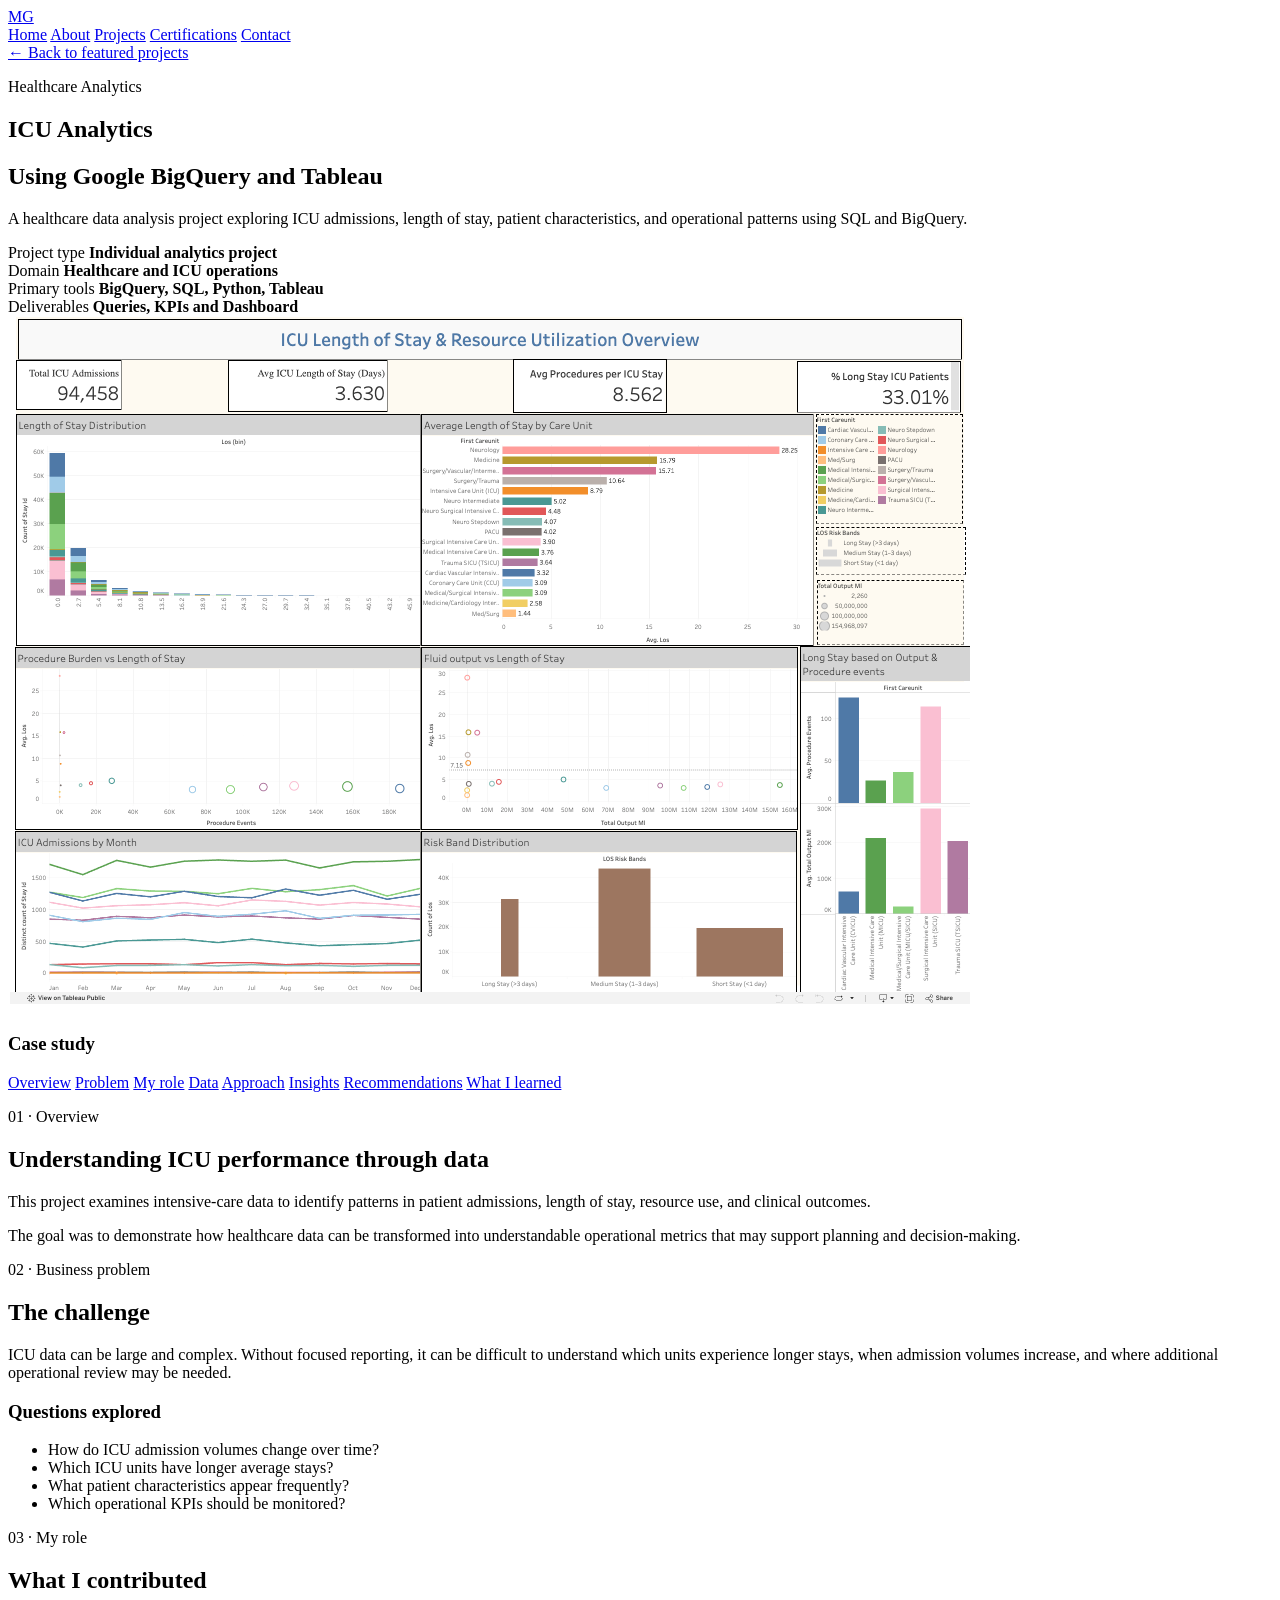
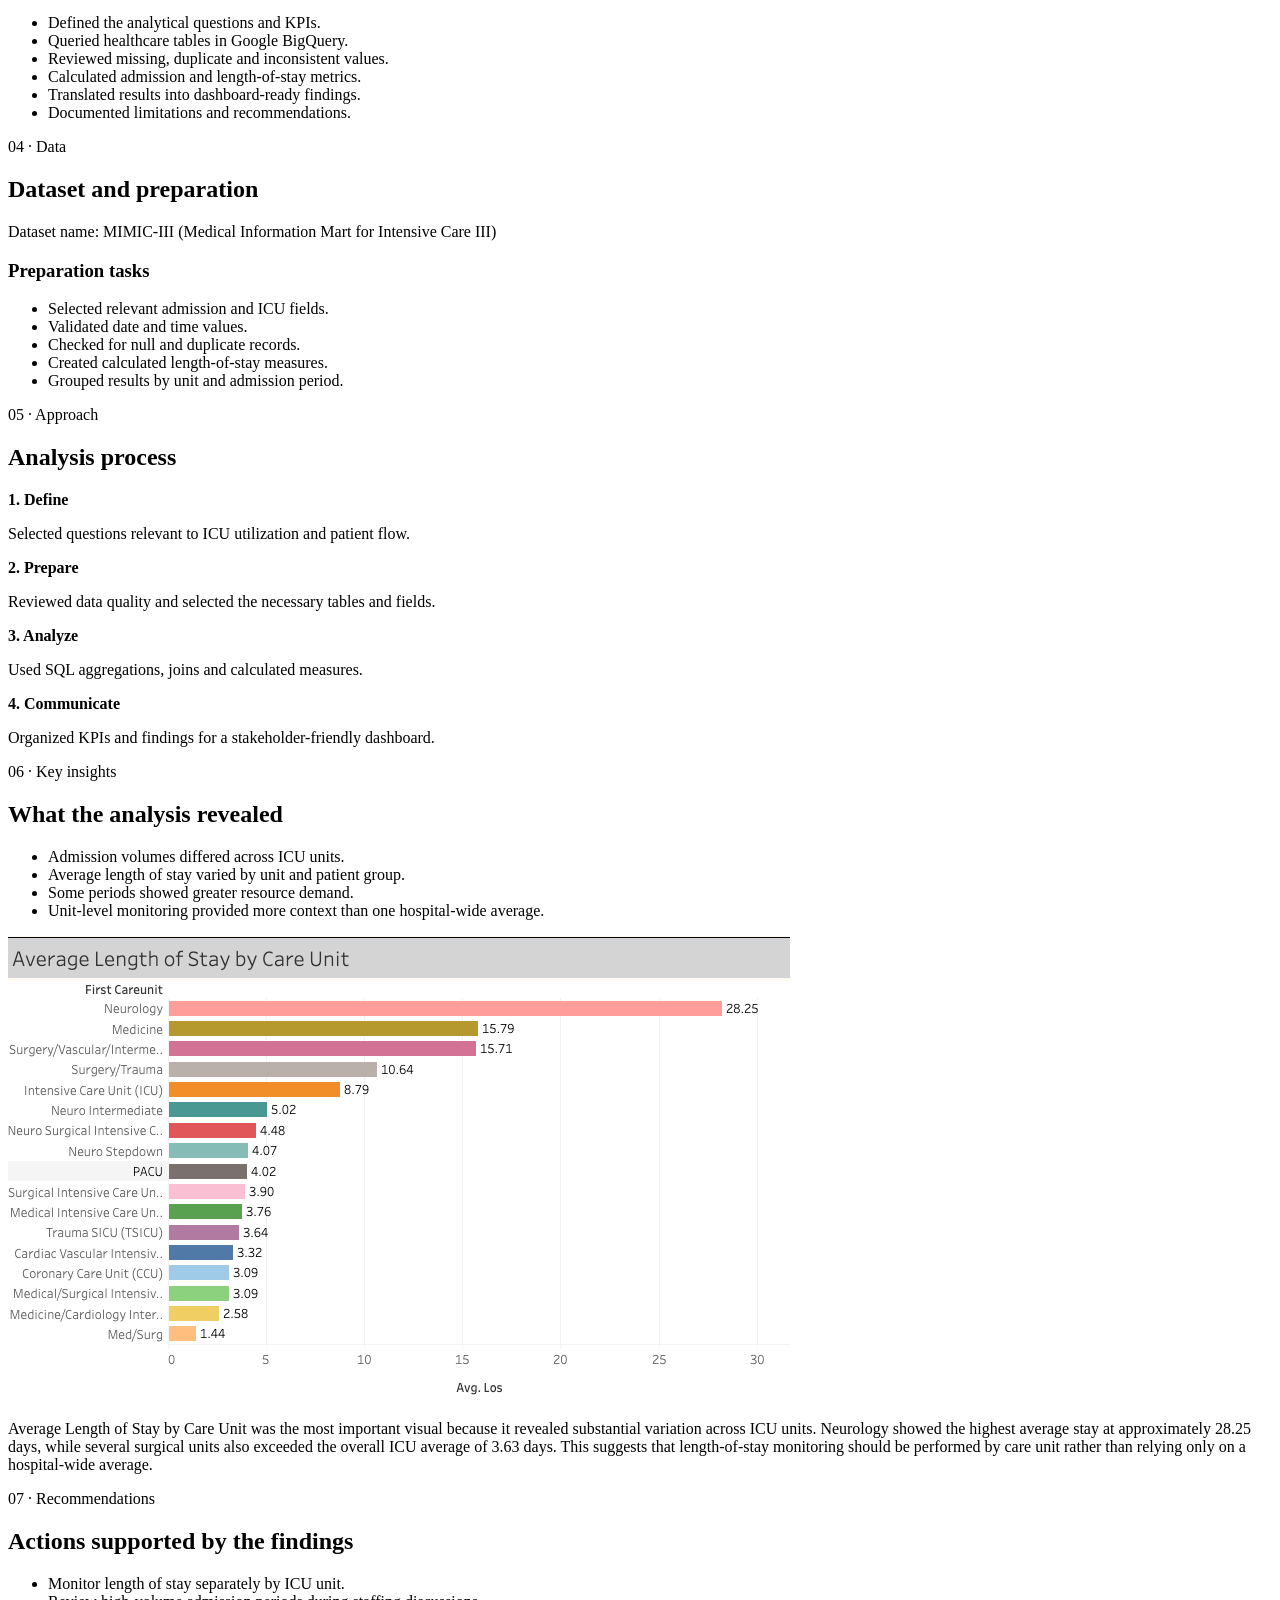
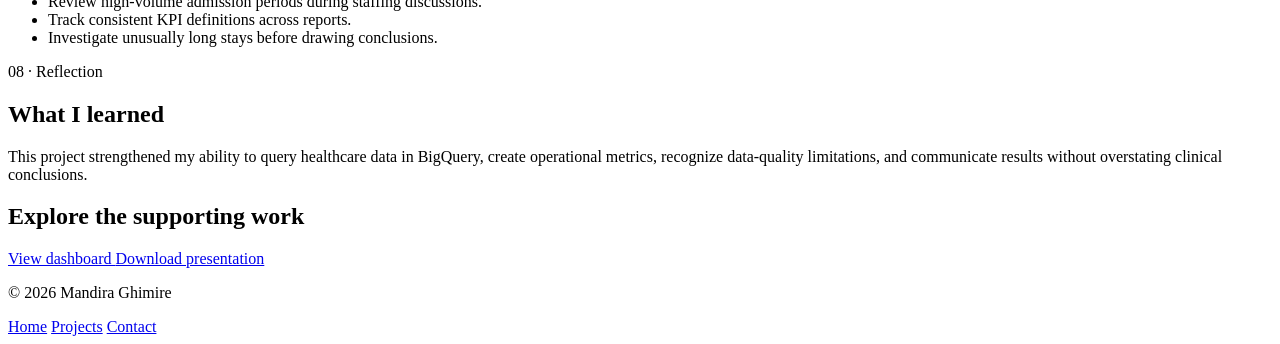
<file: projects/icu-analytics.html>
<!DOCTYPE html>
<html lang="en">
<head>
    <meta charset="UTF-8">

    <meta
        name="viewport"
        content="width=device-width, initial-scale=1.0"
    >

    <meta
        name="description"
        content="ICU healthcare analytics case study by Mandira Ghimire using Google BigQuery and SQL."
    >

    <title>ICU Analytics | Mandira Ghimire</title>

    <link rel="stylesheet" href="../style.css">
</head>

<body class="project-page">

    <header class="site-header">
        <div class="container navigation">

            <a
                href="../index.html"
                class="logo"
                aria-label="Return to Mandira Ghimire homepage"
            >
                MG
            </a>

            <nav class="nav-links" aria-label="Main navigation">
                <a href="../index.html">Home</a>
                <a href="../index.html#about">About</a>
                <a href="../index.html#projects">Projects</a>
                <a href="../index.html#certifications">Certifications</a>
                <a href="../index.html#contact">Contact</a>
            </nav>

        </div>
    </header>

    <main>

        <section class="project-page-header">
            <div class="container">

                <a
                    href="../index.html#projects"
                    class="project-breadcrumb"
                >
                    ← Back to featured projects
                </a>

                <p class="section-label">Healthcare Analytics</p>

                <h1>ICU Analytics </h1>
                <h2> Using Google BigQuery and Tableau </h2>

                <p class="project-summary">
                    A healthcare data analysis project exploring ICU
                    admissions, length of stay, patient characteristics, and
                    operational patterns using SQL and BigQuery.
                </p>

                <div class="project-meta-grid">

                    <div class="project-meta-card">
                        <span>Project type</span>
                        <strong>Individual analytics project</strong>
                    </div>

                    <div class="project-meta-card">
                        <span>Domain</span>
                        <strong>Healthcare and ICU operations</strong>
                    </div>

                    <div class="project-meta-card">
                        <span>Primary tools</span>
                        <strong>BigQuery, SQL, Python, Tableau</strong>
                    </div>

                    <div class="project-meta-card">
                        <span>Deliverables</span>
                        <strong>Queries, KPIs and Dashboard</strong>
                    </div>

                </div>

                <div class="project-hero-image">
                    <img
                        src="../images/icu-dashboard.png"
                        alt="ICU analytics dashboard"
                    >
                </div>

            </div>
        </section>

        <section class="project-content">
            <div class="container case-study-layout">

                <aside class="case-study-sidebar">
                    <h3>Case study</h3>

                    <nav aria-label="Case study navigation">
                        <a href="#overview">Overview</a>
                        <a href="#problem">Problem</a>
                        <a href="#role">My role</a>
                        <a href="#data">Data</a>
                        <a href="#approach">Approach</a>
                        <a href="#insights">Insights</a>
                        <a href="#recommendations">Recommendations</a>
                        <a href="#learning">What I learned</a>
                    </nav>
                </aside>

                <div class="case-study-main">

                    <section id="overview" class="case-study-section">
                        <p class="section-label">01 · Overview</p>

                        <h2>Understanding ICU performance through data</h2>

                        <p>
                            This project examines intensive-care data to
                            identify patterns in patient admissions, length of
                            stay, resource use, and clinical outcomes.
                        </p>

                        <p>
                            The goal was to demonstrate how healthcare data can
                            be transformed into understandable operational
                            metrics that may support planning and decision-making.
                        </p>
                    </section>

                    <section id="problem" class="case-study-section">
                        <p class="section-label">02 · Business problem</p>

                        <h2>The challenge</h2>

                        <p>
                            ICU data can be large and complex. Without focused
                            reporting, it can be difficult to understand which
                            units experience longer stays, when admission
                            volumes increase, and where additional operational
                            review may be needed.
                        </p>

                        <h3>Questions explored</h3>

                        <ul class="case-study-list">
                            <li>How do ICU admission volumes change over time?</li>
                            <li>Which ICU units have longer average stays?</li>
                            <li>What patient characteristics appear frequently?</li>
                            <li>Which operational KPIs should be monitored?</li>
                        </ul>
                    </section>

                    <section id="role" class="case-study-section">
                        <p class="section-label">03 · My role</p>

                        <h2>What I contributed</h2>

                        <ul class="case-study-list">
                            <li>Defined the analytical questions and KPIs.</li>
                            <li>Queried healthcare tables in Google BigQuery.</li>
                            <li>Reviewed missing, duplicate and inconsistent values.</li>
                            <li>Calculated admission and length-of-stay metrics.</li>
                            <li>Translated results into dashboard-ready findings.</li>
                            <li>Documented limitations and recommendations.</li>
                        </ul>
                    </section>

                    <section id="data" class="case-study-section">
                        <p class="section-label">04 · Data</p>

                        <h2>Dataset and preparation</h2>

                        <p>
                            Dataset name: MIMIC-III (Medical Information Mart for Intensive Care III)

                        </p>

                        <h3>Preparation tasks</h3>

                        <ul class="case-study-list">
                            <li>Selected relevant admission and ICU fields.</li>
                            <li>Validated date and time values.</li>
                            <li>Checked for null and duplicate records.</li>
                            <li>Created calculated length-of-stay measures.</li>
                            <li>Grouped results by unit and admission period.</li>
                        </ul>
                    </section>

                    <section id="approach" class="case-study-section">
                        <p class="section-label">05 · Approach</p>

                        <h2>Analysis process</h2>

                        <div class="insight-grid">

                            <article class="insight-card">
                                <strong>1. Define</strong>
                                <p>
                                    Selected questions relevant to ICU
                                    utilization and patient flow.
                                </p>
                            </article>

                            <article class="insight-card">
                                <strong>2. Prepare</strong>
                                <p>
                                    Reviewed data quality and selected the
                                    necessary tables and fields.
                                </p>
                            </article>

                            <article class="insight-card">
                                <strong>3. Analyze</strong>
                                <p>
                                    Used SQL aggregations, joins and calculated
                                    measures.
                                </p>
                            </article>

                            <article class="insight-card">
                                <strong>4. Communicate</strong>
                                <p>
                                    Organized KPIs and findings for a
                                    stakeholder-friendly dashboard.
                                </p>
                            </article>

                        </div>
                    </section>

                    <section id="insights" class="case-study-section">
                        <p class="section-label">06 · Key insights</p>

                        <h2>What the analysis revealed</h2>

                        <ul class="case-study-list">
                            <li>Admission volumes differed across ICU units.</li>
                            <li>Average length of stay varied by unit and patient group.</li>
                            <li>Some periods showed greater resource demand.</li>
                            <li>Unit-level monitoring provided more context than one hospital-wide average.</li>
                        </ul>

                        <div class="project-visual">
                            <img
                                src="../images/average-length-of-stay.png"
                                alt="Dashboard visual showing average length of stay by ICU unit"
                            >

                            <p class="image-caption">
                          Average Length of Stay by Care Unit was the most important visual because it revealed substantial variation across ICU units.
                        Neurology showed the highest average stay at approximately 28.25 days, while several surgical units also exceeded the overall ICU average of 3.63 days. This suggests that length-of-stay monitoring should be performed by care unit rather than relying only on a hospital-wide average.  
                        </p>
                            
                        </div>
                    </section>

                    <section id="recommendations" class="case-study-section">
                        <p class="section-label">07 · Recommendations</p>

                        <h2>Actions supported by the findings</h2>

                        <ul class="case-study-list">
                            <li>Monitor length of stay separately by ICU unit.</li>
                            <li>Review high-volume admission periods during staffing discussions.</li>
                            <li>Track consistent KPI definitions across reports.</li>
                            <li>Investigate unusually long stays before drawing conclusions.</li>
                        </ul>
                    </section>

                    <section id="learning" class="case-study-section">
                        <p class="section-label">08 · Reflection</p>

                        <h2>What I learned</h2>

                        <p>
                            This project strengthened my ability to query
                            healthcare data in BigQuery, create operational
                            metrics, recognize data-quality limitations, and
                            communicate results without overstating clinical
                            conclusions.
                        </p>
                    </section>

                    <section class="project-action-box">
                        <h2>Explore the supporting work</h2>

                        <div class="project-action-buttons">
                        
                            <a href="https://public.tableau.com/app/profile/mandirag/viz/ICULengthofStayResourceUtilizationDashboard/ICU" class="button button-secondary">
                                View dashboard
                            </a>

                            <a href="#" class="button button-secondary">
                                Download presentation
                            </a>
                        </div>
                    </section>

                </div>

            </div>
        </section>

    </main>

    <footer class="site-footer">
        <div class="container footer-content">
            <p>© <span id="current-year"></span> Mandira Ghimire</p>

            <div class="footer-links">
                <a href="../index.html">Home</a>
                <a href="../index.html#projects">Projects</a>
                <a href="../index.html#contact">Contact</a>
            </div>
        </div>
    </footer>

    <script src="../script.js"></script>

</body>
</html>
</file>
<file: admin/admin.css>
:root {
  --navy: #162a4d;
  --navy-dark: #0d1b33;
  --navy-soft: #27476f;
  --blue: #5f8fc9;
  --light-blue: #dbeafa;
  --pale-blue: #eef6ff;
  --lavender-blue: #eef0ff;
  --maroon: #9c5264;
  --soft-pink: #f3dce3;
  --pale-pink: #fff2f6;
  --background: #f9fbff;
  --text: #17233a;
  --muted: #66738a;
  --border: #dce4f0;
}

* {
  box-sizing: border-box;
}

body {
  margin: 0;
  font-family: -apple-system, BlinkMacSystemFont, "Segoe UI", Arial, sans-serif;
  background: var(--background);
  color: var(--text);
}

.login-layout {
  display: grid;
  grid-template-columns: 1fr 1fr;
  min-height: 100vh;
}

.login-intro {
  display: flex;
  flex-direction: column;
  justify-content: space-between;
  padding: 42px 60px;
  background:
    radial-gradient(circle at 85% 15%, rgba(243,220,227,0.17), transparent 35%),
    linear-gradient(145deg, var(--navy-dark), var(--navy), var(--navy-soft));
  color: white;
}

.back-link {
  color: var(--light-blue);
  text-decoration: none;
  font-size: 0.9rem;
}

.intro-content {
  max-width: 520px;
}

.brand-mark {
  width: 62px;
  height: 62px;
  display: grid;
  place-items: center;
  border-radius: 17px;
  background: var(--soft-pink);
  color: var(--navy);
  font-weight: 800;
  font-size: 1.3rem;
  margin-bottom: 35px;
}

.eyebrow {
  color: var(--maroon);
  font-size: 0.75rem;
  font-weight: 800;
  letter-spacing: 0.13em;
}

.login-intro .eyebrow {
  color: #f3bdcb;
}

.login-intro h1 {
  font-size: clamp(2.5rem, 4vw, 4.3rem);
  line-height: 1.12;
  letter-spacing: -0.04em;
  margin: 15px 0 24px;
}

.intro-description {
  color: var(--light-blue);
  font-size: 1.05rem;
  line-height: 1.8;
}

.feature-list {
  display: grid;
  gap: 17px;
  margin-top: 40px;
  color: white;
  font-size: 0.95rem;
}

.intro-footer {
  color: var(--light-blue);
  font-size: 0.8rem;
}

.login-panel {
  display: grid;
  place-items: center;
  padding: 35px;
  background:
    radial-gradient(circle at 90% 10%, var(--pale-pink), transparent 30%),
    radial-gradient(circle at 10% 90%, var(--lavender-blue), transparent 35%),
    var(--background);
}

.login-card {
  width: min(100%, 440px);
  padding: 45px;
  background: white;
  border: 1px solid var(--border);
  border-radius: 22px;
  box-shadow: 0 25px 70px rgba(22,42,77,0.1);
}

.lock-icon {
  width: 56px;
  height: 56px;
  display: grid;
  place-items: center;
  background: var(--pale-pink);
  border-radius: 15px;
  font-size: 1.5rem;
  margin-bottom: 24px;
}

.login-card h2 {
  color: var(--navy);
  font-size: 2rem;
  margin: 10px 0;
}

.login-subtitle {
  color: var(--muted);
  line-height: 1.6;
  margin-bottom: 30px;
}

form {
  display: grid;
  gap: 12px;
}

label {
  color: var(--navy);
  font-weight: 700;
  font-size: 0.86rem;
}

input {
  width: 100%;
  padding: 14px 15px;
  border: 1px solid var(--border);
  border-radius: 10px;
  font-size: 0.95rem;
  outline: none;
  margin-bottom: 12px;
}

input:focus {
  border-color: var(--blue);
  box-shadow: 0 0 0 3px var(--pale-blue);
}

button {
  border: none;
  background: var(--navy);
  color: white;
  padding: 15px;
  border-radius: 10px;
  font-size: 0.95rem;
  font-weight: 750;
  cursor: pointer;
}

button:hover {
  background: var(--navy-soft);
}

.login-message {
  color: var(--maroon);
  font-size: 0.85rem;
  line-height: 1.5;
  margin: 0;
}

.security-note {
  background: var(--pale-blue);
  border: 1px solid var(--light-blue);
  border-radius: 12px;
  padding: 17px;
  margin-top: 28px;
}

.security-note strong {
  color: var(--navy);
  font-size: 0.86rem;
}

.security-note p {
  color: var(--muted);
  font-size: 0.8rem;
  line-height: 1.6;
  margin-bottom: 0;
}

.portfolio-link {
  display: block;
  text-align: center;
  margin-top: 25px;
  color: var(--maroon);
  font-size: 0.85rem;
  font-weight: 750;
  text-decoration: none;
}

@media (max-width: 850px) {
  .login-layout {
    grid-template-columns: 1fr;
  }

  .login-intro {
    padding: 35px;
    min-height: 430px;
  }

  .intro-content {
    margin: 40px 0;
  }

  .login-panel {
    padding: 35px 18px;
  }

  .login-card {
    padding: 30px;
  }
}
</file>
<file: style.css>
/* ==========================================
   PROFESSIONAL PORTFOLIO DASHBOARD
========================================== */

.portfolio-hero {
    padding: 35px 0 0;
    background: var(--background);
}

.portfolio-banner {
    min-height: 345px;
    background: linear-gradient(
        120deg,
        var(--navy-dark) 0%,
        var(--navy) 52%,
        var(--navy-soft) 100%
    );
    border-radius: 24px;
    padding: 55px 60px;
    position: relative;
    overflow: hidden;
    display: flex;
    align-items: center;
}

.banner-content {
    max-width: 730px;
    position: relative;
    z-index: 2;
}

.banner-eyebrow {
    color: #f1aebf;
    font-size: 0.76rem;
    font-weight: 800;
    letter-spacing: 0.13em;
    margin-bottom: 20px;
}

.banner-content h1 {
    color: white;
    font-size: clamp(2.5rem, 5vw, 4.4rem);
    line-height: 1.12;
    letter-spacing: -0.045em;
    margin-bottom: 22px;
}

.banner-content h1 span {
    color: #f1aebf;
}

.banner-content > p:not(.banner-eyebrow) {
    color: #dbeafa;
    font-size: 1.04rem;
    max-width: 620px;
}

.banner-actions {
    display: flex;
    gap: 14px;
    flex-wrap: wrap;
    margin-top: 30px;
}

.banner-actions .button-primary {
    background: white;
    color: var(--navy);
}

.banner-outline {
    color: white;
    border: 1px solid rgba(255,255,255,0.6);
}

.banner-decoration {
    position: absolute;
    inset: 0;
    pointer-events: none;
}

.banner-circle {
    position: absolute;
    border-radius: 50%;
}

.circle-one {
    width: 310px;
    height: 310px;
    right: -65px;
    top: -110px;
    background: rgba(219,234,250,0.11);
}

.circle-two {
    width: 210px;
    height: 210px;
    right: 120px;
    bottom: -110px;
    background: rgba(243,220,227,0.13);
}

.circle-three {
    width: 95px;
    height: 95px;
    right: 90px;
    top: 80px;
    border: 2px solid rgba(255,255,255,0.15);
}

/* MAIN TWO-COLUMN LAYOUT */

.portfolio-dashboard {
    padding: 28px 0 60px;
    background: var(--background);
}

.dashboard-layout {
    display: grid;
    grid-template-columns: 300px minmax(0, 1fr);
    gap: 28px;
    align-items: start;
}

.dashboard-sidebar {
    display: grid;
    gap: 22px;
}

.sidebar-profile-card,
.sidebar-widget,
.dashboard-card {
    background: white;
    border: 1px solid var(--border);
    border-radius: 18px;
    box-shadow: 0 8px 28px rgba(22,42,77,0.055);
    overflow: hidden;
}

.sidebar-cover {
    height: 100px;
    background: linear-gradient(
        125deg,
        var(--blue),
        var(--light-blue) 70%,
        var(--soft-pink)
    );
}

.sidebar-profile-content {
    padding: 0 23px 28px;
}

.sidebar-avatar {
    width: 120px;
    height: 120px;
    margin: -60px auto 18px;
    border: 5px solid white;
    border-radius: 50%;
    overflow: hidden;
    background: var(--pale-blue);
    position: relative;
}

.sidebar-avatar img {
    width: 100%;
    height: 100%;
    object-fit: cover;
    object-position: center top;
}

.sidebar-profile-content h2 {
    color: var(--navy);
    text-align: center;
    font-size: 1.55rem;
    line-height: 1.25;
}

.sidebar-headline {
    color: var(--navy-soft);
    text-align: center;
    font-size: 0.9rem;
    font-weight: 600;
    margin-top: 12px;
}

.sidebar-location {
    color: var(--muted);
    text-align: center;
    font-size: 0.82rem;
    margin-top: 9px;
}

.sidebar-divider {
    height: 1px;
    background: var(--border);
    margin: 24px 0;
}

.sidebar-detail {
    margin-bottom: 20px;
}

.sidebar-detail span {
    display: block;
    color: var(--maroon);
    font-size: 0.69rem;
    font-weight: 800;
    letter-spacing: 0.11em;
    margin-bottom: 7px;
}

.sidebar-detail strong {
    color: var(--navy);
    font-size: 0.95rem;
}

.sidebar-detail p {
    color: var(--muted);
    font-size: 0.86rem;
    margin-top: 4px;
}

.sidebar-button {
    display: block;
    text-align: center;
}

.sidebar-contact-link {
    display: block;
    color: var(--maroon);
    font-size: 0.9rem;
    font-weight: 750;
    text-align: center;
    margin-top: 18px;
}

/* SIDEBAR WIDGETS */

.sidebar-widget {
    padding: 25px;
}

.sidebar-widget h3 {
    color: var(--navy);
    font-size: 1.1rem;
    margin-bottom: 17px;
}

.sidebar-tags {
    display: flex;
    flex-wrap: wrap;
    gap: 8px;
    margin-bottom: 20px;
}

.sidebar-tags span {
    background: var(--pale-blue);
    border: 1px solid var(--light-blue);
    border-radius: 30px;
    color: var(--navy-soft);
    padding: 6px 10px;
    font-size: 0.75rem;
    font-weight: 650;
}

.sidebar-highlight-widget {
    background: linear-gradient(
        135deg,
        var(--pale-blue),
        white 55%,
        var(--pale-pink)
    );
}

.sidebar-highlight-widget p:not(.section-label) {
    color: var(--muted);
    font-size: 0.9rem;
    margin-bottom: 18px;
}

/* MAIN CONTENT CARDS */

.dashboard-main {
    min-width: 0;
    display: grid;
    gap: 25px;
}

.dashboard-card {
    padding: 34px;
}

.dashboard-card h2 {
    color: var(--navy);
    font-size: clamp(1.6rem, 3vw, 2.2rem);
    line-height: 1.2;
    margin: 12px 0 22px;
}

.dashboard-card > p:not(.section-label),
.experience-content > p:not(.experience-type) {
    color: var(--muted);
    font-size: 0.96rem;
    margin-bottom: 16px;
}

.about-dashboard-card {
    border-top: 4px solid var(--maroon);
}

.dashboard-stats {
    display: grid;
    grid-template-columns: repeat(3, 1fr);
    gap: 13px;
    margin-top: 28px;
}

.dashboard-stat {
    background: var(--pale-blue);
    border: 1px solid var(--light-blue);
    border-radius: 13px;
    padding: 18px 12px;
    text-align: center;
}

.dashboard-stat:nth-child(2) {
    background: var(--pale-pink);
    border-color: var(--soft-pink);
}

.dashboard-stat strong {
    display: block;
    color: var(--navy);
    font-size: 1.65rem;
}

.dashboard-stat span {
    color: var(--muted);
    font-size: 0.75rem;
}

/* EXPERIENCE TIMELINE */

.resume-card {
  background: #eef6ff;
  border: 1px solid #dbeafa;
  border-radius: 18px;
  padding: 32px;
  text-align: center;
  max-width: 720px;
  margin: 24px auto;
}

.resume-card h3 {
  color: #162a4d;
  margin-bottom: 12px;
}

.resume-card p {
  color: #66738a;
  margin-bottom: 24px;
}

.resume-actions {
  display: flex;
  justify-content: center;
  gap: 14px;
  flex-wrap: wrap;
}

.resume-actions a {
  display: inline-block;
  padding: 12px 22px;
  border-radius: 9px;
  text-decoration: none;
  font-weight: 600;
}

.resume-actions .btn-primary {
  background: #162a4d;
  color: white;
}

.resume-actions .btn-secondary {
  background: white;
  color: #162a4d;
  border: 1px solid #162a4d;
}


/* FEATURED PROJECT */

.dashboard-section-heading {
    display: flex;
    justify-content: space-between;
    align-items: end;
    gap: 16px;
}

.dashboard-section-heading h2 {
    color: var(--navy);
    font-size: 1.9rem;
    margin-top: 8px;
}

.project-spotlight {
    background: linear-gradient(
        130deg,
        var(--pale-blue),
        white 58%,
        var(--pale-pink)
    );
    border-left: 5px solid var(--maroon);
}

.spotlight-topline {
    display: flex;
    justify-content: space-between;
    flex-wrap: wrap;
    gap: 12px;
}

.project-spotlight h3 {
    color: var(--navy);
    font-size: 1.65rem;
    margin: 20px 0 15px;
}

.spotlight-actions {
    display: flex;
    flex-wrap: wrap;
    gap: 12px;
    margin-top: 24px;
}

/* RESPONSIVE */

@media (max-width: 950px) {
    .dashboard-layout {
        grid-template-columns: 250px minmax(0, 1fr);
        gap: 18px;
    }

    .portfolio-banner {
        padding: 40px;
    }

    .dashboard-card {
        padding: 25px;
    }
}

@media (max-width: 760px) {
    .dashboard-layout {
        grid-template-columns: 1fr;
    }

    .dashboard-sidebar {
        grid-template-columns: 1fr;
    }

    .portfolio-banner {
        min-height: auto;
        padding: 38px 25px;
    }

    .banner-content h1 {
        font-size: 2.35rem;
    }

    .dashboard-stats {
        grid-template-columns: 1fr;
    }

    .dashboard-section-heading {
        align-items: flex-start;
        flex-direction: column;
    }
}
</file>
